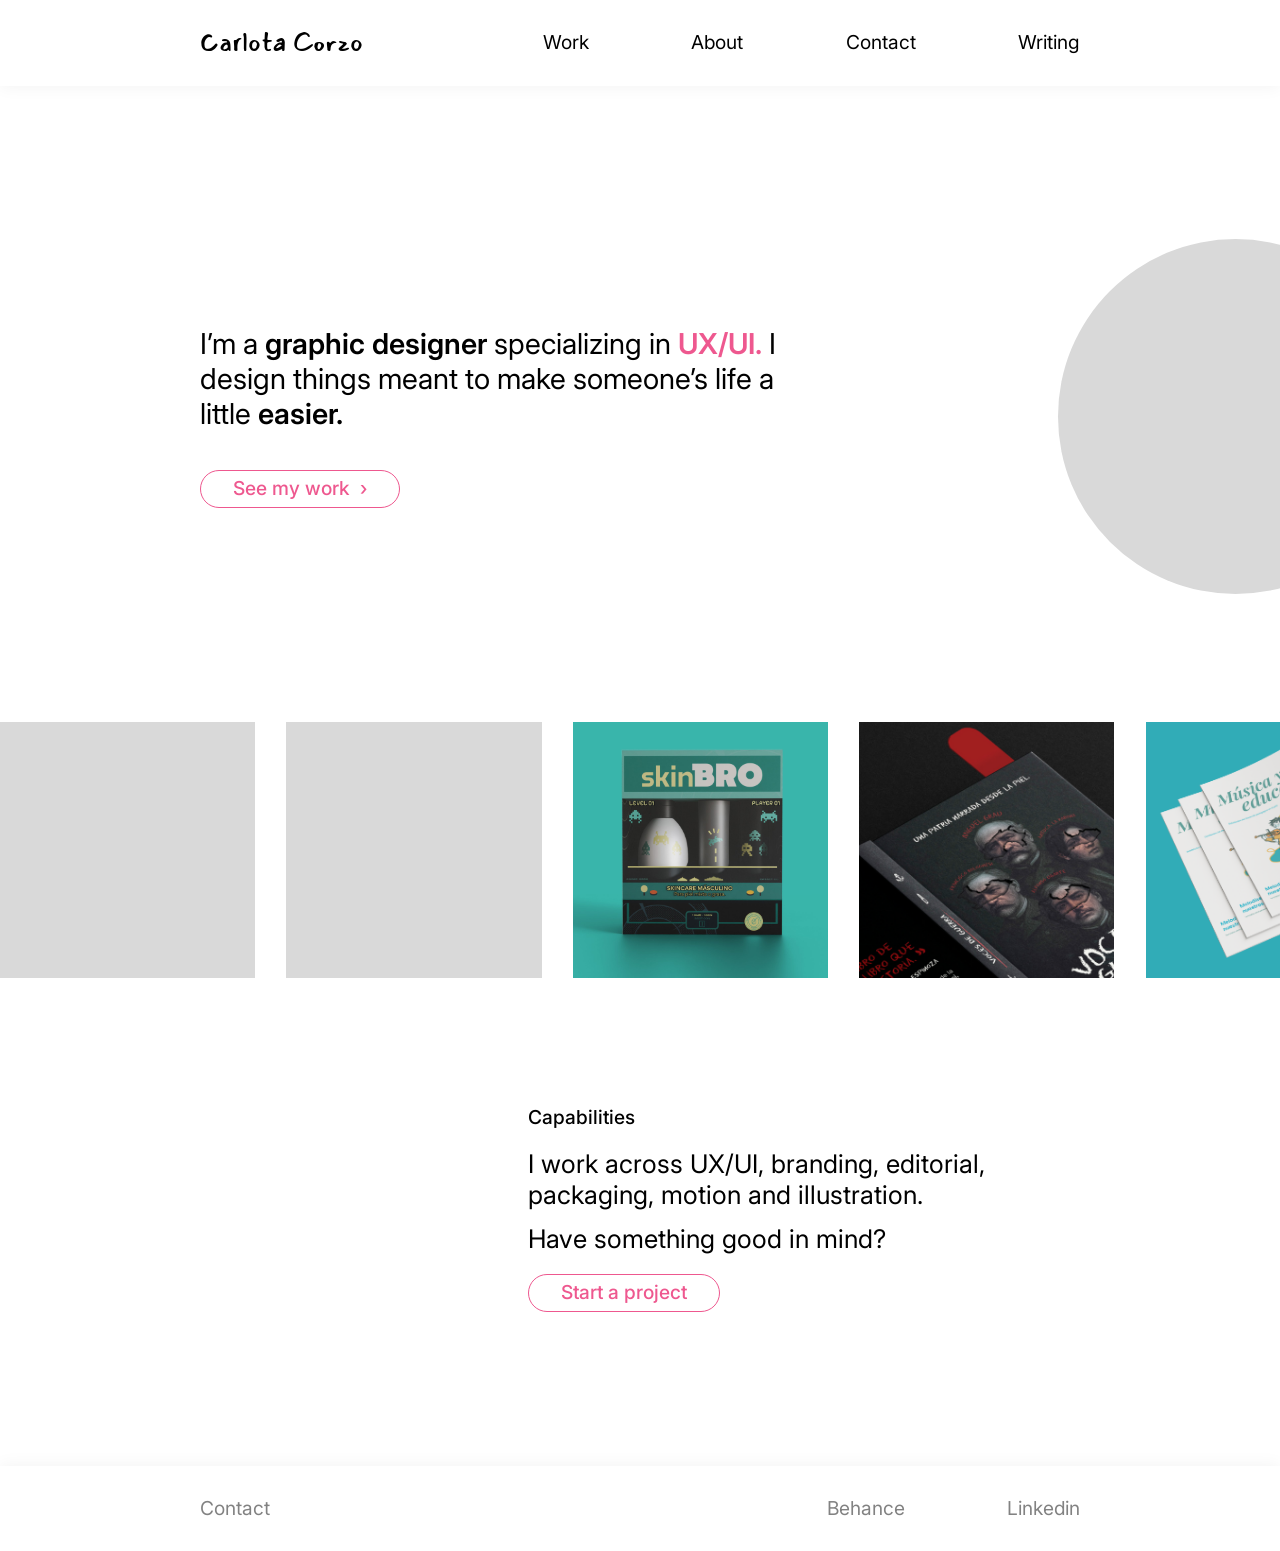
<file: index.html>
<!DOCTYPE html>
<html lang="en">
<head>
  <meta charset="UTF-8">
  <!-- Hace que las tildes y las ñ se vean bien. No la borres. -->

  <meta name="viewport" content="width=device-width, initial-scale=1.0">
  <!-- Hace que el sitio funcione en celular. Tampoco. -->

  <title>Carlota Corzo — Graphic Designer specializing in UX/UI</title>

  <meta name="description" content="Graphic designer specializing in UX/UI, based in Lima, Peru. Branding, editorial, packaging, motion and illustration.">

  <!-- Las tipografías de tu Figma, desde Google Fonts.
       Mansalva para tu nombre, Inter para todo lo demás. -->
  <!-- CÓMO SE VE EL ENLACE AL COMPARTIRLO
       Esto es lo que WhatsApp, LinkedIn, Instagram o Slack leen
       cuando pegas la dirección: el título, la descripción y la
       imagen de la tarjeta. Sin esto sale el link pelado. -->
  <meta property="og:type" content="website">
  <meta property="og:title" content="Carlota Corzo — Graphic Designer specializing in UX/UI">
  <meta property="og:description" content="Graphic designer specializing in UX/UI, based in Lima, Peru. Branding, editorial, packaging, motion and illustration.">
  <meta property="og:url" content="https://carlotacorzo.netlify.app/">
  <meta property="og:image" content="https://carlotacorzo.netlify.app/imagenes/og.jpg">
  <meta name="twitter:card" content="summary_large_image">

  <!-- El iconito de la pestaña -->
  <link rel="icon" href="imagenes/favicon.png">

  <link rel="preconnect" href="https://fonts.googleapis.com">
  <link rel="preconnect" href="https://fonts.gstatic.com" crossorigin>
  <link href="https://fonts.googleapis.com/css2?family=Inter:wght@400;500;600&family=Mansalva&display=swap" rel="stylesheet">

  <link rel="stylesheet" href="css/estilos.css">
</head>

<body>

<div class="pagina">

  <!-- ==========================================================
       NAVEGACIÓN
       Se repite igual en todas las páginas. Lo único que cambia
       es en qué enlace va la clase "activo".
       En la portada no lleva ninguno: el logo hace de Home.
       ========================================================== -->
  <nav class="nav">
    <a href="index.html" class="nav-logo">Carlota Corzo</a>
    <ul class="nav-links">
      <li><a href="work.html">Work</a></li>
      <li><a href="about.html">About</a></li>
      <li><a href="contact.html">Contact</a></li>
      <li><a href="writing.html">Writing</a></li>
    </ul>
  </nav>


  <main class="cuerpo">

    <!-- ==========================================================
         1. HERO
         Texto a la izquierda, círculo a la derecha.
         ========================================================== -->
    <section class="hero">

      <div class="hero-izq">

        <p class="hero-texto">
          I&rsquo;m a <strong>graphic designer</strong> specializing in
          <strong class="acento">UX/UI.</strong>
          I design things meant to make someone&rsquo;s life a little
          <strong>easier.</strong>
        </p>

        <!-- El botón principal de la página. Va acá arriba y no
             abajo porque es lo primero que alguien quiere hacer:
             mirar el trabajo. El de "Start a project" viene
             después, cuando ya lo vio. -->
        <a href="work.html" class="boton">See my work<span class="flecha">&#8250;</span></a>

      </div>
      <!-- <strong> pone la negrita, la clase "acento" pinta de rosa,
           y se pueden combinar, como en UX/UI.

           &rsquo; es el apóstrofe curvo. El de la tecla (') es recto
           y en tipografía se usa para pies y minutos, no para
           contracciones. -->

      <div class="hero-circulo">
        <!-- Cuando elijas la ilustración, descomenta esto:
        <img src="imagenes/ilustracion.png" alt="">
        El alt va vacío a propósito: es decoración, no información.
        -->
      </div>

    </section>


    <!-- ==========================================================
         2. EL MARQUEE
         Los trabajos deslizándose en bucle.

         ⚠️ La lista está escrita DOS VECES, idéntica. Así funciona
         el truco (está explicado en el CSS, bloque 7).
         Si agregas una pieza, agrégala EN LAS DOS COPIAS o el
         bucle salta.
         ========================================================== -->
    <!-- ==========================================================
         EL MARQUEE
         La pista está vacía a propósito: las piezas salen de
         datos/proyectos.json y las arma js/sitio.js, en las dos
         copias que necesita el bucle. Ya no hay que acordarse
         de agregar nada dos veces.
         ========================================================== -->
    <section class="marquee">
      <div class="marquee-pista" id="marquee-pista"></div>
    </section>


    <!-- ==========================================================
         3. CAPABILITIES
         Bloque pegado a la derecha, como en tu Figma.
         ========================================================== -->
    <section class="capacidades">
      <div class="capacidades-bloque">

        <p class="rotulo">Capabilities</p>

        <div>
          <p class="frase-1">
            I work across UX/UI, branding, editorial, packaging,
            motion and illustration.
          </p>
          <p>Have something good in mind?</p>
        </div>

        <a href="contact.html" class="boton">Start a project</a>

      </div>
    </section>

  </main>


  <!-- ==========================================================
       PIE DE PÁGINA
       ========================================================== -->
  <footer class="pie">
    <a href="contact.html">Contact</a>
    <ul class="pie-redes">
      <li><a href="https://www.behance.net/" target="_blank" rel="noopener">Behance</a></li>
      <li><a href="https://www.linkedin.com/" target="_blank" rel="noopener">Linkedin</a></li>
    </ul>
  </footer>
  <!-- target="_blank" abre en pestaña nueva; rel="noopener" va con
       él por seguridad.
       OJO: los dos enlaces están a medias, falta tu usuario. -->

</div>

<script src="js/sitio.js"></script>

</body>
</html>
</file>
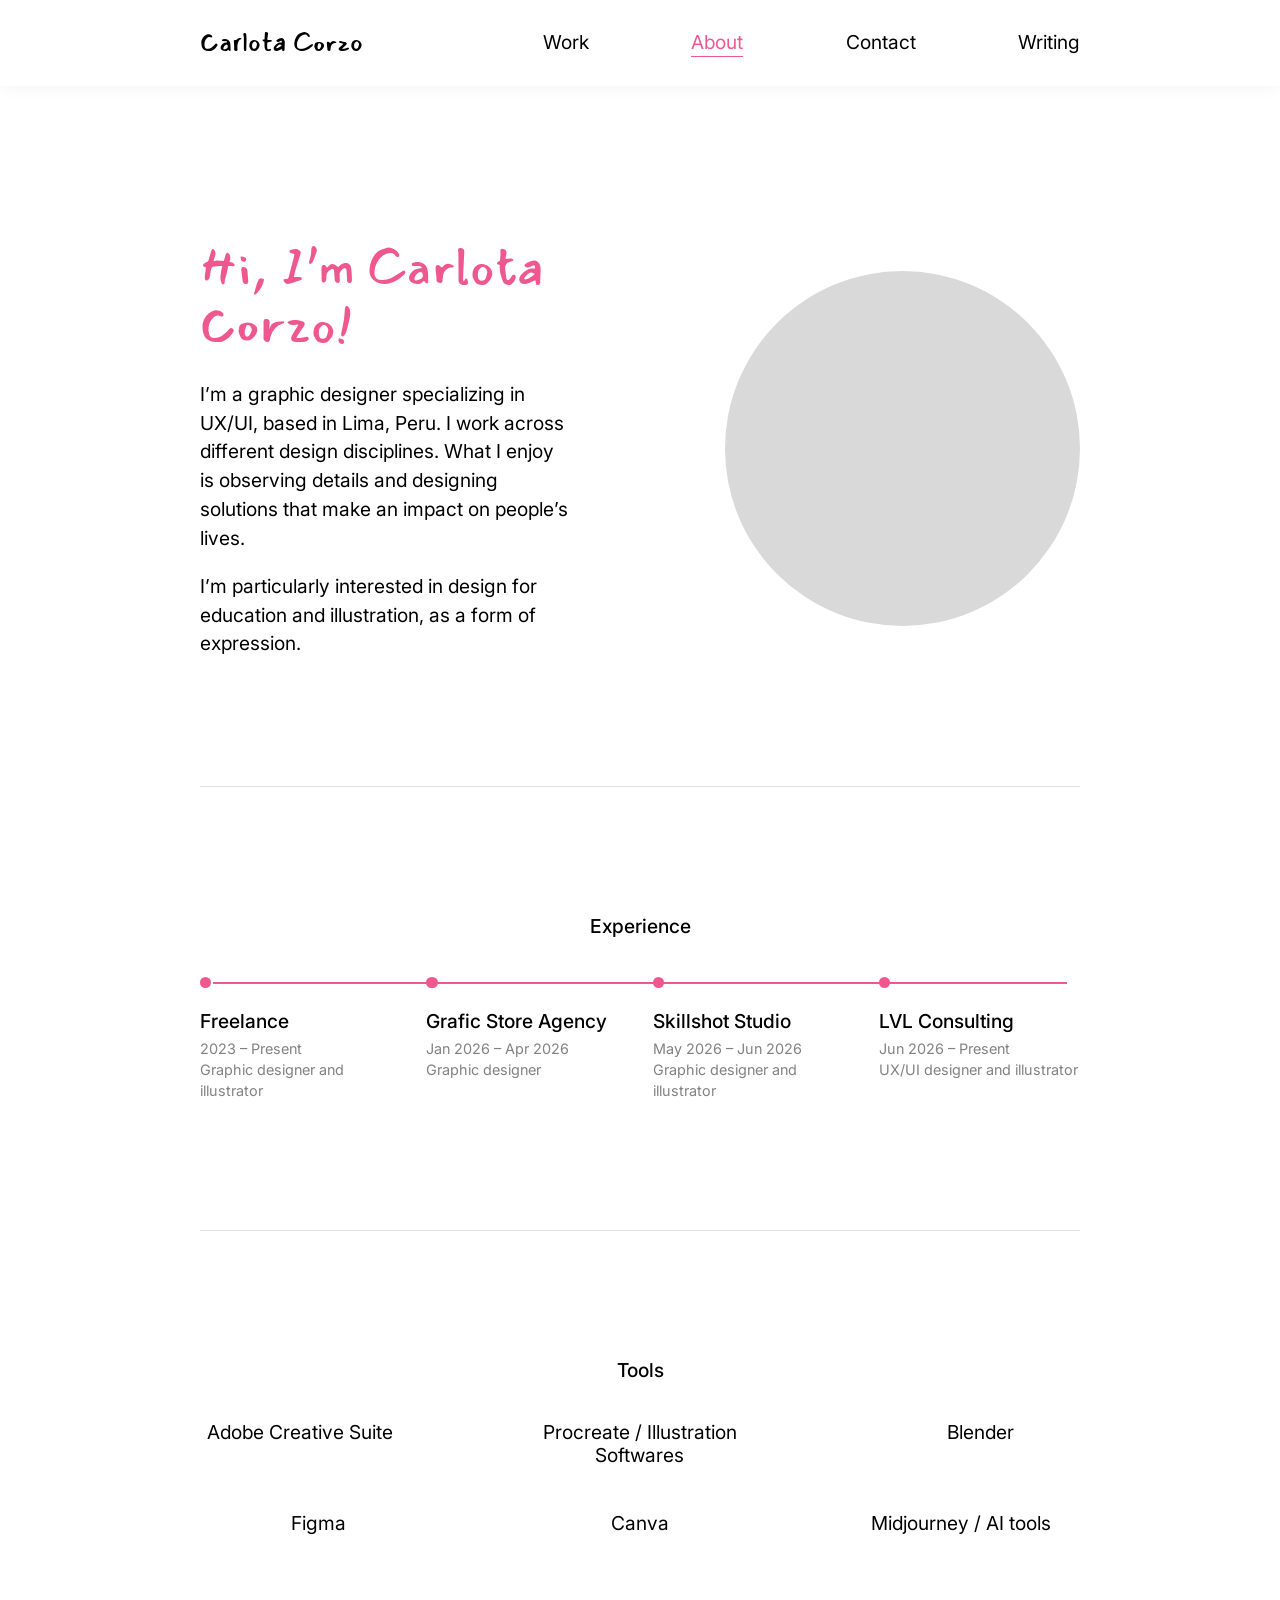
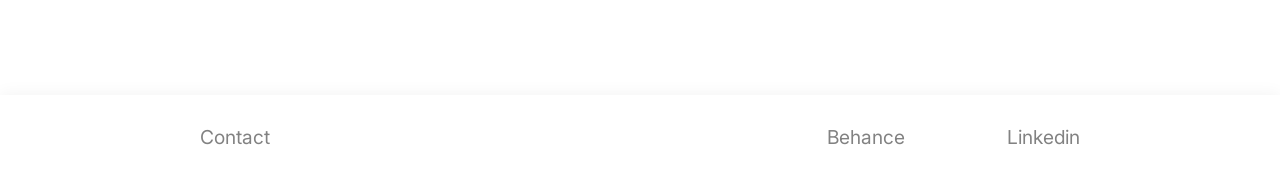
<file: about.html>
<!DOCTYPE html>
<html lang="en">
<head>
  <meta charset="UTF-8">
  <meta name="viewport" content="width=device-width, initial-scale=1.0">

  <title>About — Carlota Corzo</title>
  <meta name="description" content="Carlota Corzo is a graphic designer specializing in UX/UI, based in Lima, Peru. Interested in design for education and illustration.">

  <!-- CÓMO SE VE EL ENLACE AL COMPARTIRLO
       Esto es lo que WhatsApp, LinkedIn, Instagram o Slack leen
       cuando pegas la dirección: el título, la descripción y la
       imagen de la tarjeta. Sin esto sale el link pelado. -->
  <meta property="og:type" content="website">
  <meta property="og:title" content="About — Carlota Corzo">
  <meta property="og:description" content="Graphic designer specializing in UX/UI, based in Lima, Peru. Interested in design for education and illustration.">
  <meta property="og:url" content="https://carlotacorzo.netlify.app/about.html">
  <meta property="og:image" content="https://carlotacorzo.netlify.app/imagenes/og.jpg">
  <meta name="twitter:card" content="summary_large_image">

  <!-- El iconito de la pestaña -->
  <link rel="icon" href="imagenes/favicon.png">

  <link rel="preconnect" href="https://fonts.googleapis.com">
  <link rel="preconnect" href="https://fonts.gstatic.com" crossorigin>
  <link href="https://fonts.googleapis.com/css2?family=Inter:wght@400;500;600&family=Mansalva&display=swap" rel="stylesheet">

  <link rel="stylesheet" href="css/estilos.css">
</head>

<body>

<div class="pagina">

  <!-- ==========================================================
       NAVEGACIÓN
       ========================================================== -->
  <nav class="nav">
    <a href="index.html" class="nav-logo">Carlota Corzo</a>
    <ul class="nav-links">
      <li><a href="work.html">Work</a></li>
      <li><a href="about.html" class="activo">About</a></li>
      <li><a href="contact.html">Contact</a></li>
      <li><a href="writing.html">Writing</a></li>
    </ul>
  </nav>


  <main class="cuerpo">

    <!-- ==========================================================
         1. PRESENTACIÓN
         Texto a la izquierda, tu foto en el círculo de la derecha.
         ========================================================== -->
    <section class="about-intro">

      <div class="about-texto">

        <h1 class="about-saludo">Hi, I&rsquo;m Carlota Corzo!</h1>
        <!-- Es un <h1> y no un <p> por dos razones: es el
             encabezado principal de la página, y además así no
             le aplica la regla ".about-texto p", que es más
             específica que ".about-saludo" y lo achicaba. -->

        <p>
          I&rsquo;m a graphic designer specializing in UX/UI, based in
          Lima, Peru. I work across different design disciplines. What I
          enjoy is observing details and designing solutions that make an
          impact on people&rsquo;s lives.
        </p>

        <p>
          I&rsquo;m particularly interested in design for education and
          illustration, as a form of expression.
        </p>

      </div>

      <div class="about-foto">
        <!-- Cuando elijas la foto, descomenta esto:
        <img src="imagenes/carlota.jpg" alt="Carlota Corzo">
        Acá el alt SÍ lleva texto: es tu retrato, no decoración.
        -->
      </div>

    </section>


    <hr class="separador">


    <!-- ==========================================================
         2. EXPERIENCIA

         ⚠️ El orden va de izquierda a derecha en el sentido del
         tiempo: lo más antiguo primero, lo actual al final. En tu
         Figma estaba al revés, y un eje horizontal se lee como que
         el tiempo avanza hacia la derecha.

         Y está agregado el freelance, que había desaparecido.
         Con él puesto, tres prácticas en un mismo año dejan de
         leerse como rotación.

         Para agregar o quitar un puesto: copia o borra un bloque
         <div class="puesto"> entero. La línea rosa y los puntos
         se reacomodan solos.
         ========================================================== -->
    <section>
      <h2 class="titulo-seccion">Experience</h2>

      <div class="timeline">

        <div class="puesto">
          <div class="puesto-datos">
            <h3>Freelance</h3>
            <span class="fecha">2023 &ndash; Present</span>
            <span class="rol">Graphic designer and illustrator</span>
          </div>
        </div>

        <div class="puesto">
          <div class="puesto-datos">
            <h3>Grafic Store Agency</h3>
            <span class="fecha">Jan 2026 &ndash; Apr 2026</span>
            <span class="rol">Graphic designer</span>
          </div>
        </div>

        <div class="puesto">
          <div class="puesto-datos">
            <h3>Skillshot Studio</h3>
            <span class="fecha">May 2026 &ndash; Jun 2026</span>
            <span class="rol">Graphic designer and illustrator</span>
          </div>
        </div>

        <div class="puesto">
          <div class="puesto-datos">
            <h3>LVL Consulting</h3>
            <span class="fecha">Jun 2026 &ndash; Present</span>
            <span class="rol">UX/UI designer and illustrator</span>
          </div>
        </div>

      </div>
    </section>


    <hr class="separador">


    <!-- ==========================================================
         3. HERRAMIENTAS
         Seis, en dos filas desplazadas entre sí. El zigzag se
         arma desde el CSS, no desde acá: en el HTML son una
         lista normal y corriente.
         ========================================================== -->
    <section>
      <h2 class="titulo-seccion">Tools</h2>

      <ul class="tools">
        <li>Adobe Creative Suite</li>
        <li>Procreate / Illustration Softwares</li>
        <li>Blender</li>
        <li>Figma</li>
        <li>Canva</li>
        <li>Midjourney / AI tools</li>
      </ul>
    </section>

  </main>


  <!-- ==========================================================
       PIE DE PÁGINA
       ========================================================== -->
  <footer class="pie">
    <a href="contact.html">Contact</a>
    <ul class="pie-redes">
      <li><a href="https://www.behance.net/" target="_blank" rel="noopener">Behance</a></li>
      <li><a href="https://www.linkedin.com/" target="_blank" rel="noopener">Linkedin</a></li>
    </ul>
  </footer>

</div>

</body>
</html>
</file>
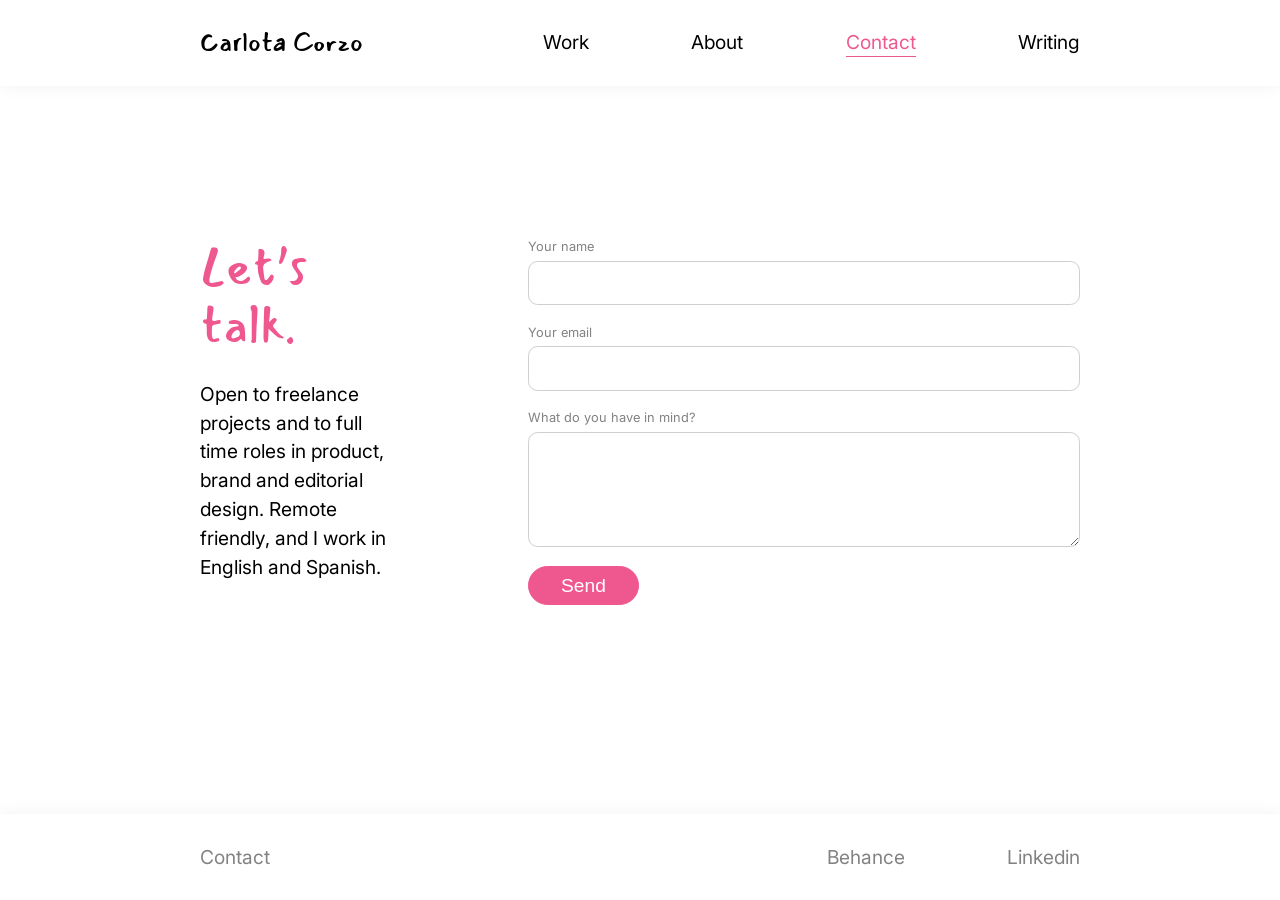
<file: contact.html>
<!DOCTYPE html>
<html lang="en">
<head>
  <meta charset="UTF-8">
  <meta name="viewport" content="width=device-width, initial-scale=1.0">

  <title>Contact — Carlota Corzo</title>
  <meta name="description" content="Get in touch with Carlota Corzo, graphic designer specializing in UX/UI, based in Lima, Peru.">

  <!-- CÓMO SE VE EL ENLACE AL COMPARTIRLO
       Esto es lo que WhatsApp, LinkedIn, Instagram o Slack leen
       cuando pegas la dirección: el título, la descripción y la
       imagen de la tarjeta. Sin esto sale el link pelado. -->
  <meta property="og:type" content="website">
  <meta property="og:title" content="Contact — Carlota Corzo">
  <meta property="og:description" content="Open to freelance projects and to full time roles in product, brand and editorial design.">
  <meta property="og:url" content="https://carlotacorzo.netlify.app/contact.html">
  <meta property="og:image" content="https://carlotacorzo.netlify.app/imagenes/og.jpg">
  <meta name="twitter:card" content="summary_large_image">

  <!-- El iconito de la pestaña -->
  <link rel="icon" href="imagenes/favicon.png">

  <link rel="preconnect" href="https://fonts.googleapis.com">
  <link rel="preconnect" href="https://fonts.gstatic.com" crossorigin>
  <link href="https://fonts.googleapis.com/css2?family=Inter:wght@400;500;600&family=Mansalva&display=swap" rel="stylesheet">

  <link rel="stylesheet" href="css/estilos.css">
</head>

<body>

<div class="pagina">

  <!-- ==========================================================
       NAVEGACIÓN
       ========================================================== -->
  <nav class="nav">
    <a href="index.html" class="nav-logo">Carlota Corzo</a>
    <ul class="nav-links">
      <li><a href="work.html">Work</a></li>
      <li><a href="about.html">About</a></li>
      <li><a href="contact.html" class="activo">Contact</a></li>
      <li><a href="writing.html">Writing</a></li>
    </ul>
  </nav>


  <main class="cuerpo">

    <!-- ==========================================================
         1. TITULAR Y FORMULARIO

         ⚠️ EL FORMULARIO NO FUNCIONA TODAVÍA, y es normal.
         Un formulario necesita algo del otro lado que reciba el
         mensaje y te lo mande al correo. Eso lo pone Netlify
         cuando publiquemos: el atributo data-netlify="true" que
         está abajo es justo lo que se lo pide.

         Mientras el sitio esté en tu computadora, el botón no
         hace nada. En cuanto esté publicado, los mensajes te
         llegan solos. No hay que cambiar nada más.
         ========================================================== -->
    <section class="contacto-intro">

      <div class="contacto-texto">
        <h1 class="contacto-titular">Let&rsquo;s talk.</h1>
        <p>
          Open to freelance projects and to full time roles in product,
          brand and editorial design. Remote friendly, and I work in
          English and Spanish.
        </p>
      </div>

      <!-- action="/gracias.html" es lo que hace que, al enviar,
           se vea tu página de gracias en vez de la genérica de
           Netlify. Es la única línea que las conecta. -->
      <form class="formulario" name="contact" method="POST" data-netlify="true" action="/gracias.html">

        <!-- Este campo escondido es obligatorio para que Netlify
             sepa de qué formulario viene el mensaje. No se ve. -->
        <input type="hidden" name="form-name" value="contact">

        <!-- Cada campo lleva su <label>. El "for" del label y el
             "id" del input tienen que coincidir: eso es lo que
             hace que al tocar el texto se active el campo, y lo
             que permite que un lector de pantalla los relacione. -->
        <div class="campo">
          <label for="nombre">Your name</label>
          <input type="text" id="nombre" name="name" required>
        </div>

        <div class="campo">
          <label for="correo">Your email</label>
          <input type="email" id="correo" name="email" required>
        </div>
        <!-- type="email" hace que el navegador avise si lo que
             escriben no parece un correo, y en celular saca el
             teclado con la arroba. -->

        <div class="campo">
          <label for="mensaje">What do you have in mind?</label>
          <textarea id="mensaje" name="message" required></textarea>
        </div>
        <!-- required = el navegador no deja enviar si está vacío -->

        <button type="submit" class="boton boton-lleno">Send</button>

      </form>

    </section>

  </main>


  <!-- ==========================================================
       PIE DE PÁGINA
       ========================================================== -->
  <footer class="pie">
    <a href="contact.html">Contact</a>
    <ul class="pie-redes">
      <li><a href="https://www.behance.net/" target="_blank" rel="noopener">Behance</a></li>
      <li><a href="https://www.linkedin.com/" target="_blank" rel="noopener">Linkedin</a></li>
    </ul>
  </footer>

</div>

</body>
</html>
</file>
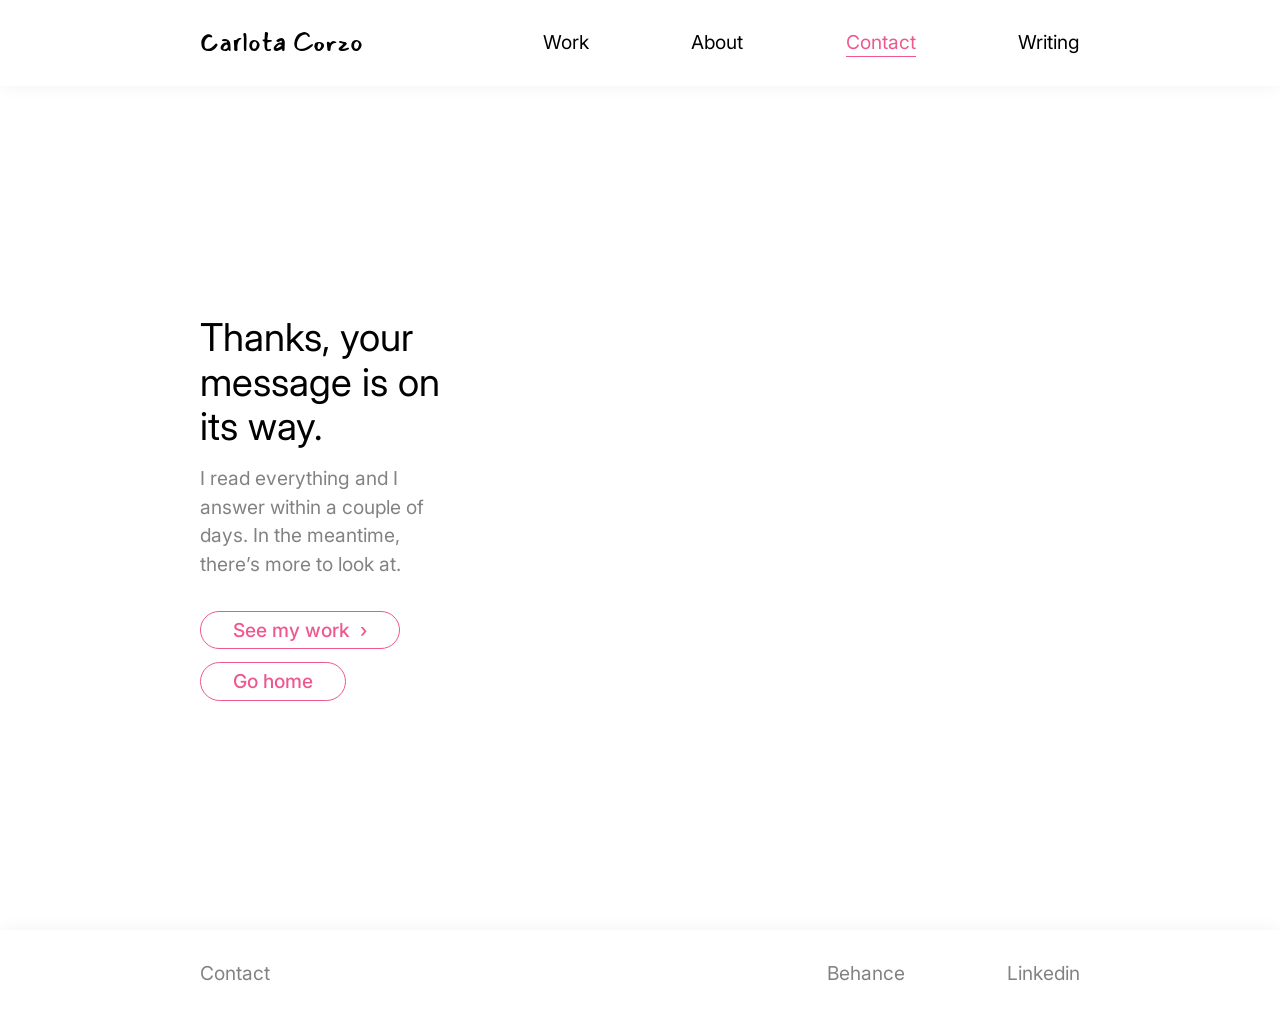
<file: gracias.html>
<!DOCTYPE html>
<html lang="en">
<head>
  <meta charset="UTF-8">
  <meta name="viewport" content="width=device-width, initial-scale=1.0">

  <title>Thanks — Carlota Corzo</title>
  <meta name="description" content="Message sent.">

  <!-- Esta página no debería salir en Google: solo se llega
       a ella después de enviar el formulario -->
  <meta name="robots" content="noindex">

  <link rel="icon" href="imagenes/favicon.png">

  <link rel="preconnect" href="https://fonts.googleapis.com">
  <link rel="preconnect" href="https://fonts.gstatic.com" crossorigin>
  <link href="https://fonts.googleapis.com/css2?family=Inter:wght@400;500;600&family=Mansalva&display=swap" rel="stylesheet">

  <link rel="stylesheet" href="css/estilos.css">
</head>

<body>

<!-- ==============================================================
     LA PÁGINA DE GRACIAS

     Sale después de enviar el formulario de contacto. Antes se
     veía la pantalla genérica de Netlify; ahora se ve la tuya.

     Lo que la conecta es una sola línea en contact.html:
     el atributo action="/gracias.html" del formulario.
     ============================================================== -->

<div class="pagina">

  <nav class="nav">
    <a href="index.html" class="nav-logo">Carlota Corzo</a>
    <ul class="nav-links">
      <li><a href="work.html">Work</a></li>
      <li><a href="about.html">About</a></li>
      <li><a href="contact.html" class="activo">Contact</a></li>
      <li><a href="writing.html">Writing</a></li>
    </ul>
  </nav>

  <main class="cuerpo">
    <section class="mensaje">
      <h1>Thanks, your message is on its way.</h1>
      <p>
        I read everything and I answer within a couple of days.
        In the meantime, there&rsquo;s more to look at.
      </p>
      <div class="mensaje-acciones">
        <a href="work.html" class="boton">See my work<span class="flecha">&#8250;</span></a>
        <a href="index.html" class="boton">Go home</a>
      </div>
    </section>
  </main>

  <footer class="pie">
    <a href="contact.html">Contact</a>
    <ul class="pie-redes">
      <li><a href="https://www.behance.net/" target="_blank" rel="noopener">Behance</a></li>
      <li><a href="https://www.linkedin.com/" target="_blank" rel="noopener">Linkedin</a></li>
    </ul>
  </footer>

</div>

</body>
</html>
</file>
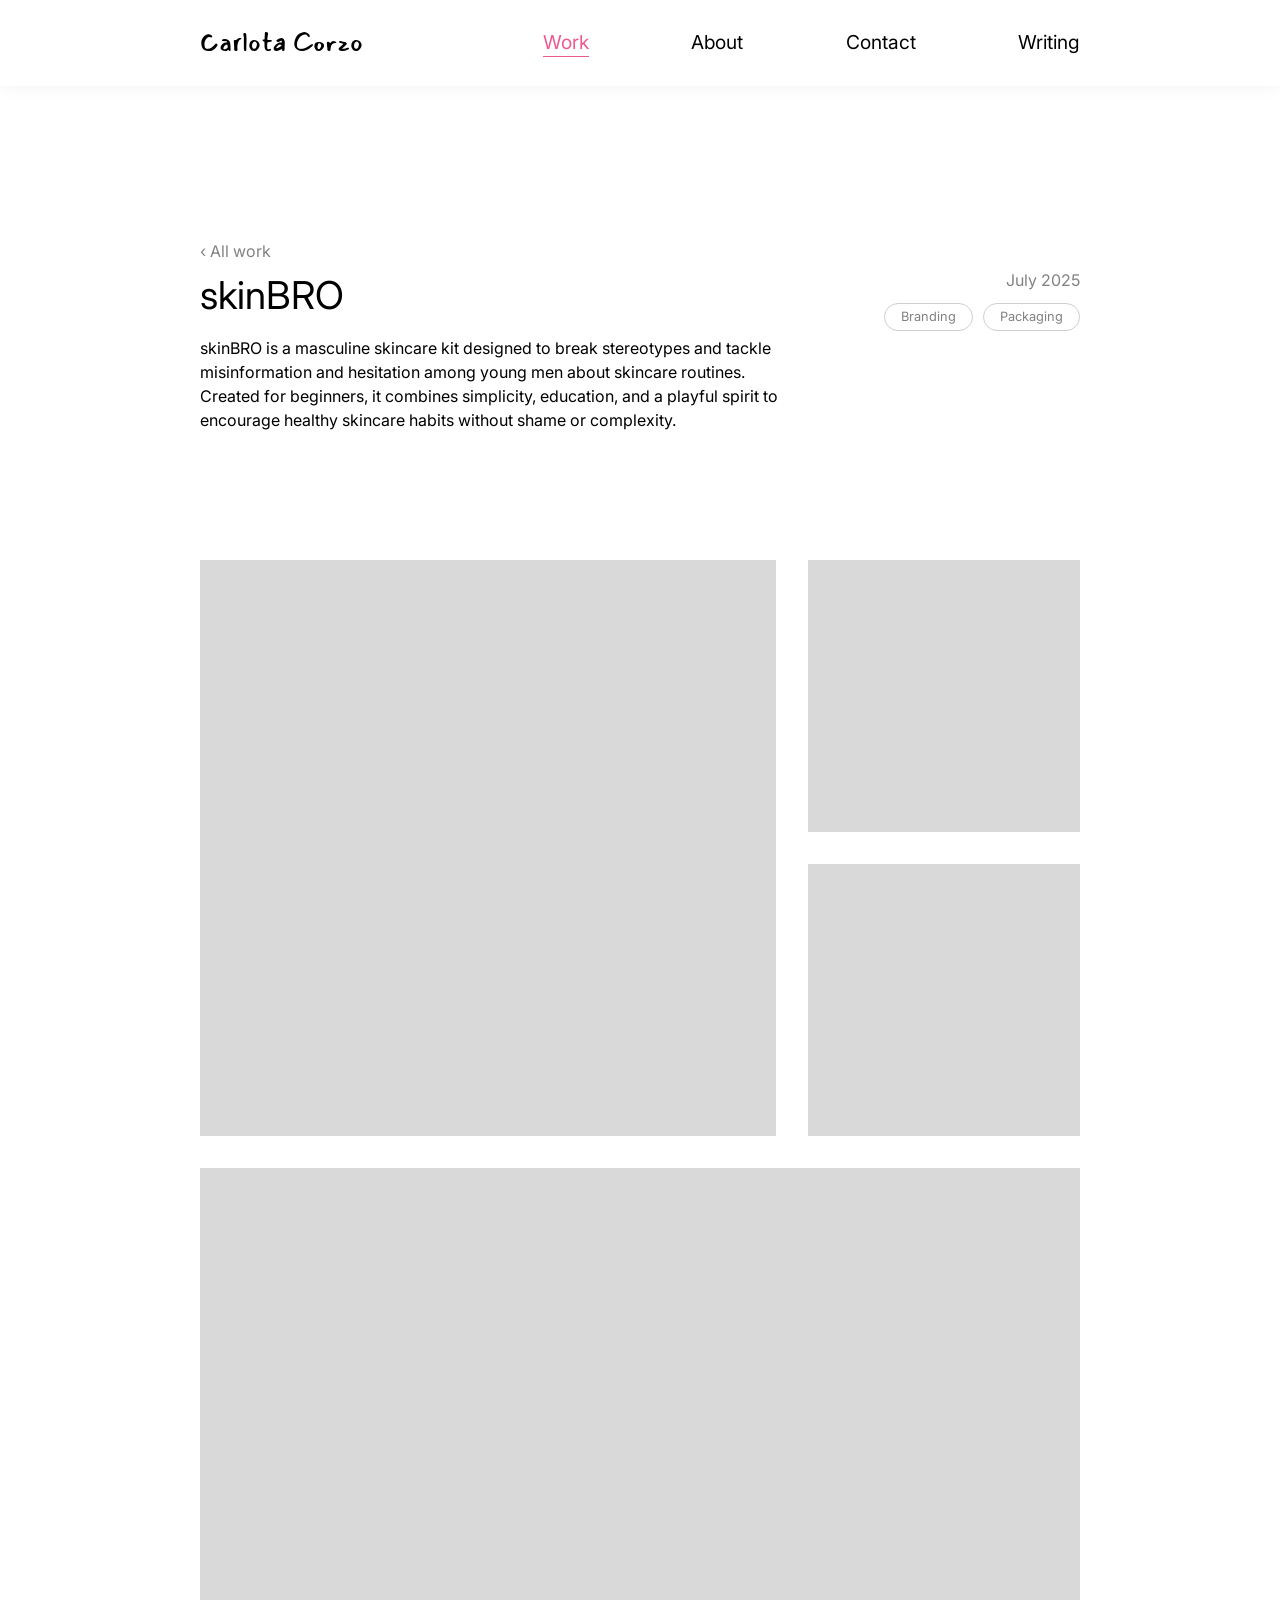
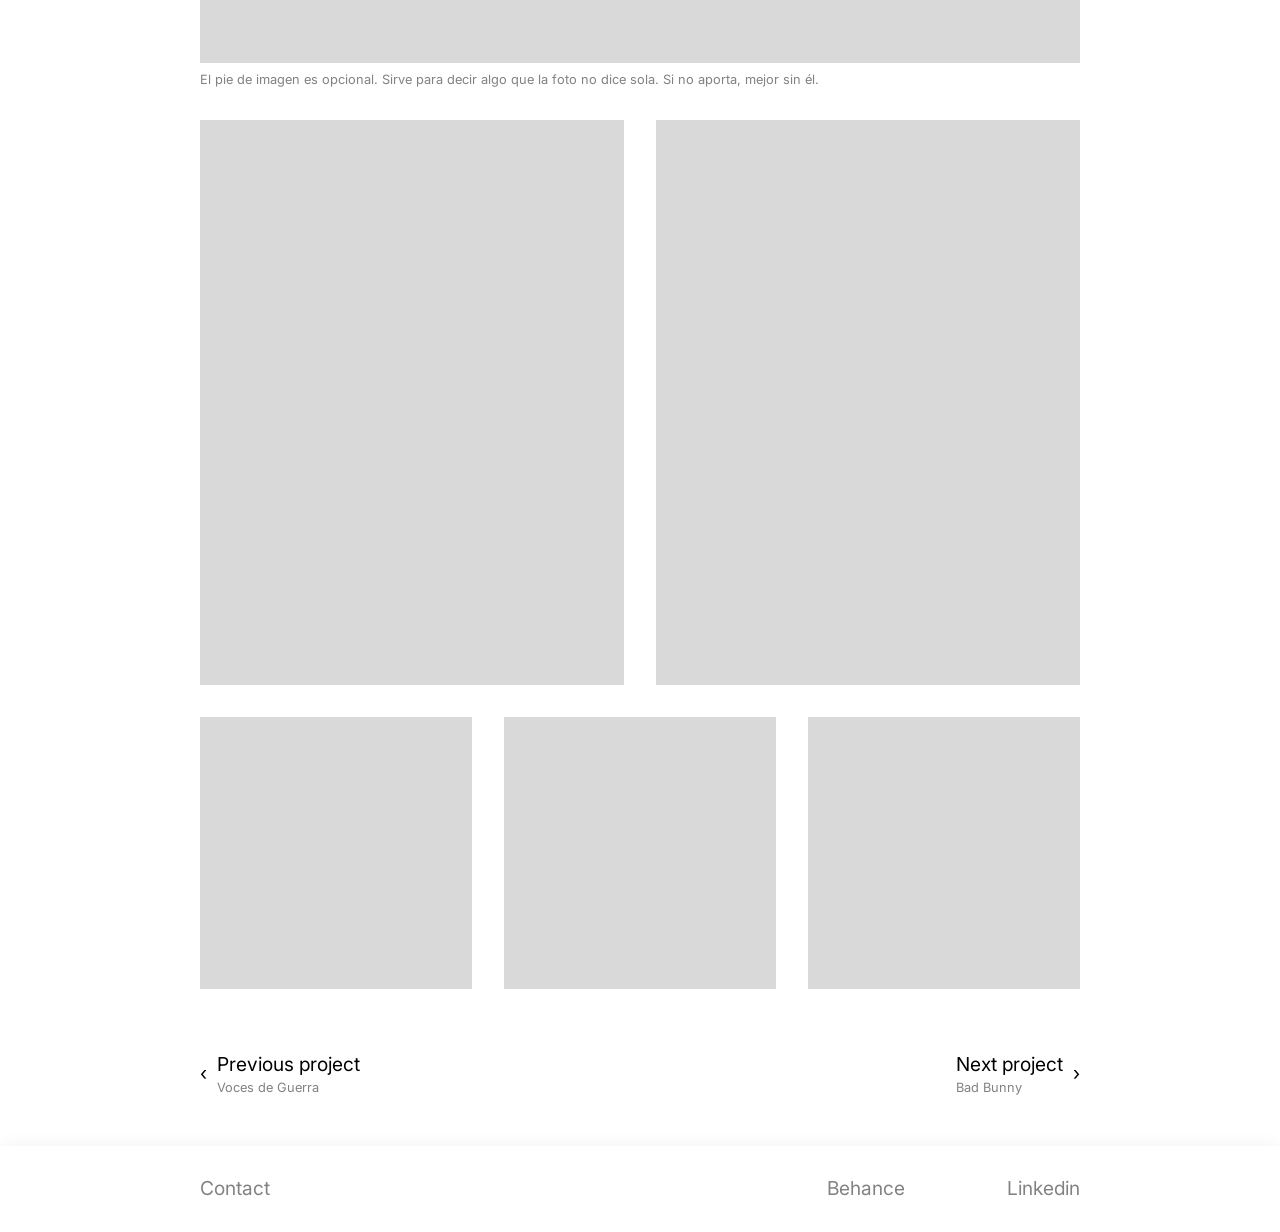
<file: proyecto-skinbro.html>
<!DOCTYPE html>
<html lang="en">
<head>
  <meta charset="UTF-8">
  <meta name="viewport" content="width=device-width, initial-scale=1.0">

  <title>skinBRO — Carlota Corzo</title>
  <meta name="description" content="skinBRO, a masculine skincare kit designed to break stereotypes around skincare for young men. Branding and packaging by Carlota Corzo.">

  <link rel="preconnect" href="https://fonts.googleapis.com">
  <link rel="preconnect" href="https://fonts.gstatic.com" crossorigin>
  <link href="https://fonts.googleapis.com/css2?family=Inter:wght@400;500;600&family=Mansalva&display=swap" rel="stylesheet">

  <link rel="stylesheet" href="css/estilos.css">
</head>

<body>

<!-- ==============================================================
     ESTA PÁGINA ES LA PLANTILLA DE UN PROYECTO.

     Para hacer la de otro:
     1. Duplica este archivo
     2. Renómbralo: proyecto-voces.html, por ejemplo.
        Sin tildes, sin espacios, sin mayúsculas
     3. Cambia el texto y las imágenes
     4. En work.html, pon ese nombre en el href de su tarjeta
     5. Arregla los enlaces de "anterior" y "siguiente" de abajo
     ============================================================== -->

<div class="pagina">

  <!-- ==========================================================
       NAVEGACIÓN
       "Work" queda marcado: estás dentro de un proyecto.
       ========================================================== -->
  <nav class="nav">
    <a href="index.html" class="nav-logo">Carlota Corzo</a>
    <ul class="nav-links">
      <li><a href="work.html" class="activo">Work</a></li>
      <li><a href="about.html">About</a></li>
      <li><a href="contact.html">Contact</a></li>
      <li><a href="writing.html">Writing</a></li>
    </ul>
  </nav>


  <main class="cuerpo">

    <!-- ==========================================================
         1. CABECERA
         Título y descripción a la izquierda; fecha y etiquetas
         a la derecha.
         ========================================================== -->
    <section class="proyecto-cabecera">

      <div>
        <a href="work.html" class="volver">&#8249; All work</a>
        <h1 class="proyecto-titulo-grande">skinBRO</h1>
        <p class="proyecto-descripcion">
          skinBRO is a masculine skincare kit designed to break stereotypes
          and tackle misinformation and hesitation among young men about
          skincare routines. Created for beginners, it combines simplicity,
          education, and a playful spirit to encourage healthy skincare
          habits without shame or complexity.
        </p>
      </div>

      <div class="proyecto-ficha">
        <p class="proyecto-fecha">July 2025</p>
        <ul class="proyecto-tags">
          <li>Branding</li>
          <li>Packaging</li>
        </ul>
      </div>

    </section>


    <!-- ==========================================================
         2. LAS IMÁGENES

         CÓMO FUNCIONA, en corto:
         La página se divide en 12 columnas invisibles. Cada imagen
         dice cuántas ocupa con una clase:

           ancha        → las 12, de lado a lado
           dos-tercios  → 8
           mitad        → 6   (dos por fila)
           un-tercio    → 4   (tres por fila)

         Sin clase, ocupa media. La fila se corta sola al llenarse.
         Puedes mezclar como quieras.

         Las imágenes NO se recortan: cada una conserva su forma.
         Un empaque vertical se ve vertical. Por eso el mosaico
         queda irregular, que es lo que lo hace ver estudio y no
         catálogo.

         Los bloques grises son marcadores de posición. Cuando
         tengas la foto, borra el <div class="hueco-imagen"> y
         descomenta el <img> que está justo encima.
         ========================================================== -->
    <section class="galeria">

      <!-- ---- El patrón de tu referencia: una grande a la
           izquierda y dos apiladas a la derecha.
           La grande ocupa 8 columnas; la columna de la derecha
           es un bloque que contiene las dos chicas. ---- -->

      <figure class="dos-tercios">
        <!-- <img src="imagenes/skinbro-01.jpg" alt="El kit completo de skinBRO"> -->
        <div class="hueco-imagen cuadrado"></div>
      </figure>

      <div class="columna-doble">
        <figure>
          <!-- <img src="imagenes/skinbro-02.jpg" alt="Describe qué se ve"> -->
          <div class="hueco-imagen cuadrado"></div>
        </figure>
        <figure>
          <!-- <img src="imagenes/skinbro-03.jpg" alt="Describe qué se ve"> -->
          <div class="hueco-imagen cuadrado"></div>
        </figure>
      </div>

      <!-- ---- Una a todo el ancho ---- -->
      <figure class="ancha">
        <!-- <img src="imagenes/skinbro-04.jpg" alt="Describe qué se ve"> -->
        <div class="hueco-imagen panorama"></div>
        <figcaption>
          El pie de imagen es opcional. Sirve para decir algo que la
          foto no dice sola. Si no aporta, mejor sin él.
        </figcaption>
      </figure>

      <!-- ---- Dos iguales, una al lado de la otra ---- -->
      <figure class="mitad">
        <!-- <img src="imagenes/skinbro-05.jpg" alt="Describe qué se ve"> -->
        <div class="hueco-imagen vertical"></div>
      </figure>

      <figure class="mitad">
        <!-- <img src="imagenes/skinbro-06.jpg" alt="Describe qué se ve"> -->
        <div class="hueco-imagen vertical"></div>
      </figure>

      <!-- ---- Tres en fila ---- -->
      <figure class="un-tercio">
        <div class="hueco-imagen cuadrado"></div>
      </figure>
      <figure class="un-tercio">
        <div class="hueco-imagen cuadrado"></div>
      </figure>
      <figure class="un-tercio">
        <div class="hueco-imagen cuadrado"></div>
      </figure>

      <!-- ⚠️ Pon el alt en TODAS las imágenes: es lo que escucha
           alguien que usa lector de pantalla y lo que lee Google.
           Una frase describiendo lo que se ve. -->

    </section>


    <!-- ==========================================================
         3. NAVEGACIÓN ENTRE PROYECTOS

         Va antes del pie. Evita que el caso termine en un callejón
         sin salida: el que llegó hasta abajo quiere ver otro.

         En cada proyecto hay que cambiar a mano a dónde apuntan
         estos dos. Si es el primero, borra el bloque de anterior
         y deja el <div class="vacio"> en su lugar.
         ========================================================== -->
    <nav class="nav-proyectos">

      <a href="#">
        <span>&#8249;</span>
        <span>
          Previous project
          <span class="nombre">Voces de Guerra</span>
        </span>
      </a>

      <a href="#">
        <span>
          Next project
          <span class="nombre">Bad Bunny</span>
        </span>
        <span>&#8250;</span>
      </a>

    </nav>

  </main>


  <!-- ==========================================================
       PIE DE PÁGINA
       ========================================================== -->
  <footer class="pie">
    <a href="contact.html">Contact</a>
    <ul class="pie-redes">
      <li><a href="https://www.behance.net/" target="_blank" rel="noopener">Behance</a></li>
      <li><a href="https://www.linkedin.com/" target="_blank" rel="noopener">Linkedin</a></li>
    </ul>
  </footer>

</div>

</body>
</html>
</file>
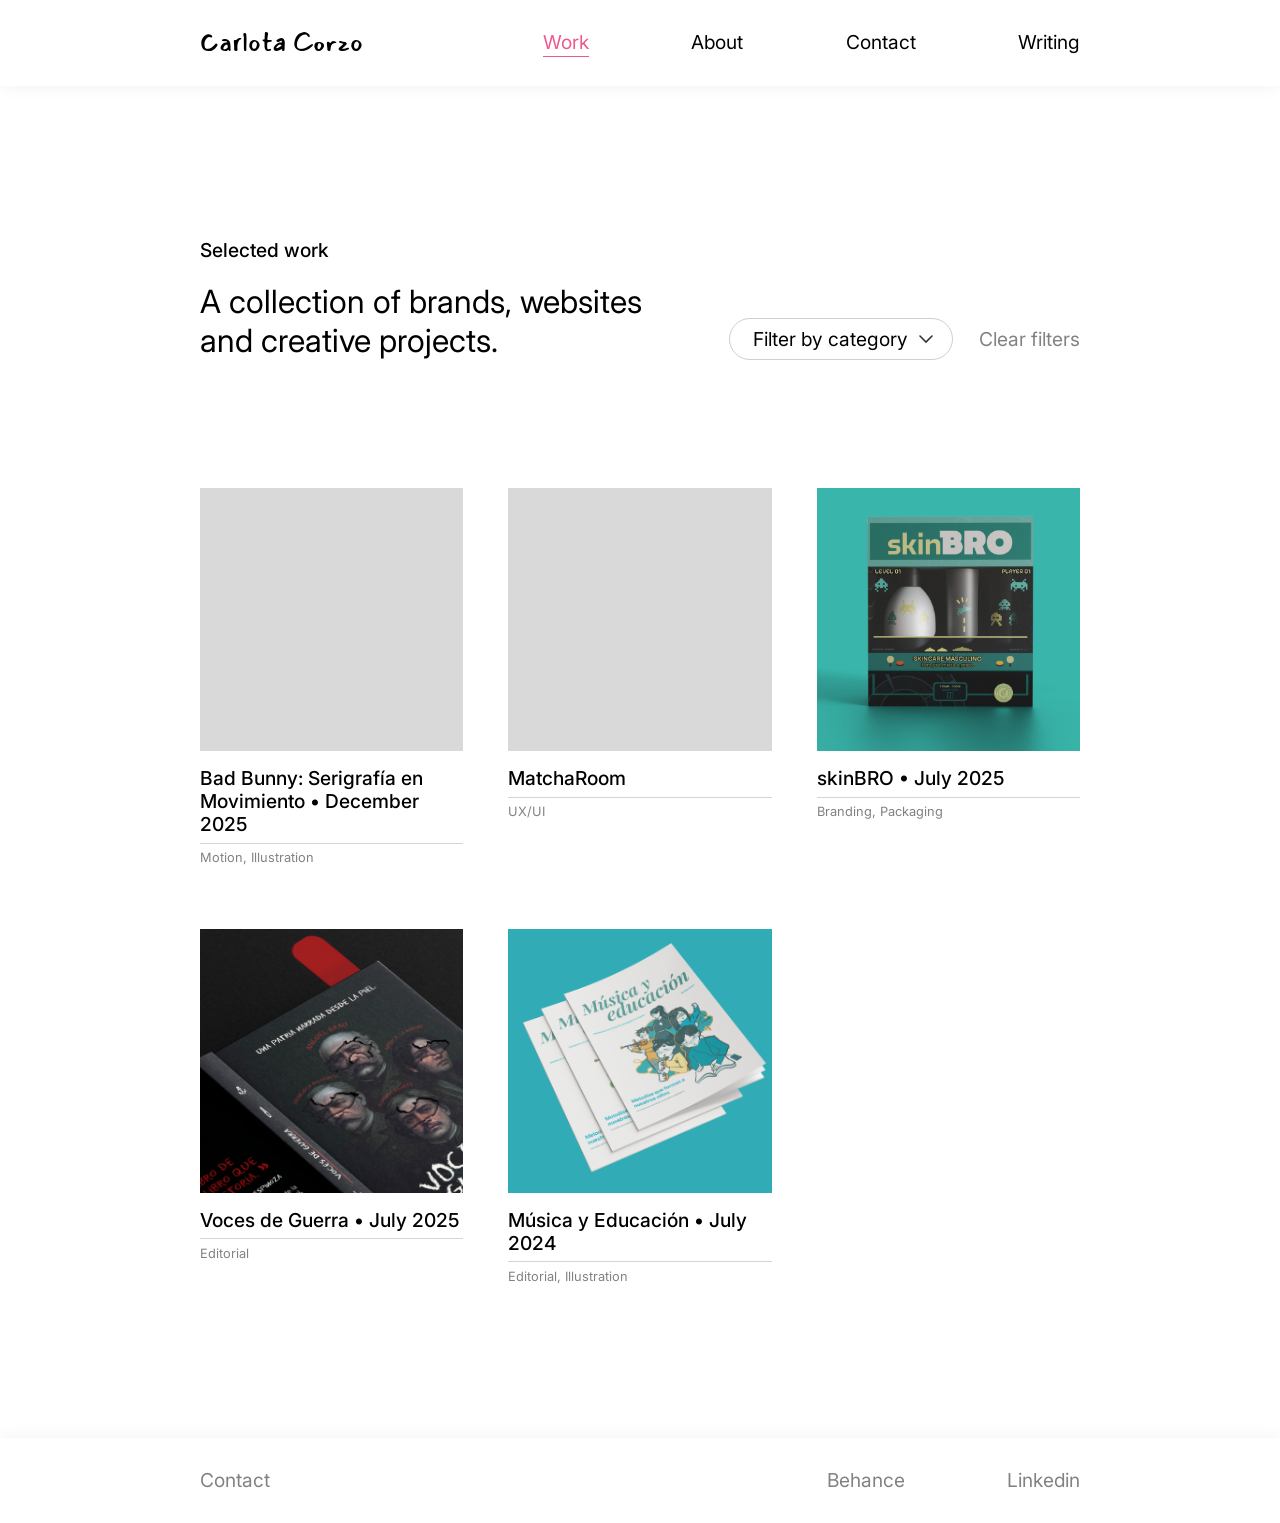
<file: work.html>
<!DOCTYPE html>
<html lang="en">
<head>
  <meta charset="UTF-8">
  <meta name="viewport" content="width=device-width, initial-scale=1.0">

  <title>Work — Carlota Corzo</title>
  <meta name="description" content="Selected work by Carlota Corzo: branding, editorial, packaging, motion, illustration and UX/UI.">

  <!-- CÓMO SE VE EL ENLACE AL COMPARTIRLO
       Esto es lo que WhatsApp, LinkedIn, Instagram o Slack leen
       cuando pegas la dirección: el título, la descripción y la
       imagen de la tarjeta. Sin esto sale el link pelado. -->
  <meta property="og:type" content="website">
  <meta property="og:title" content="Work — Carlota Corzo">
  <meta property="og:description" content="A collection of brands, websites and creative projects.">
  <meta property="og:url" content="https://carlotacorzo.netlify.app/work.html">
  <meta property="og:image" content="https://carlotacorzo.netlify.app/imagenes/og.jpg">
  <meta name="twitter:card" content="summary_large_image">

  <!-- El iconito de la pestaña -->
  <link rel="icon" href="imagenes/favicon.png">

  <link rel="preconnect" href="https://fonts.googleapis.com">
  <link rel="preconnect" href="https://fonts.gstatic.com" crossorigin>
  <link href="https://fonts.googleapis.com/css2?family=Inter:wght@400;500;600&family=Mansalva&display=swap" rel="stylesheet">

  <link rel="stylesheet" href="css/estilos.css">
</head>

<body>

<div class="pagina">

  <nav class="nav">
    <a href="index.html" class="nav-logo">Carlota Corzo</a>
    <ul class="nav-links">
      <li><a href="work.html" class="activo">Work</a></li>
      <li><a href="about.html">About</a></li>
      <li><a href="contact.html">Contact</a></li>
      <li><a href="writing.html">Writing</a></li>
    </ul>
  </nav>


  <main class="cuerpo">

    <section class="work-cabecera">

      <div>
        <p class="rotulo">Selected work</p>
        <h1 class="work-titular">
          A collection of brands, websites and creative projects.
        </h1>
      </div>

      <div class="filtros">

        <!-- El desplegable va dentro de una caja: el borde y la
             flechita son de la caja, no del select. Está
             explicado en el CSS, en el bloque W2. -->
        <div class="filtro-caja" id="filtro-caja">
          <select class="filtro-select" id="filtro" aria-label="Filter by category">
            <option value="">Filter by category</option>
            <option value="uxui">UX/UI</option>
            <option value="branding">Branding</option>
            <option value="editorial">Editorial</option>
            <option value="packaging">Packaging</option>
            <option value="motion">Motion</option>
            <option value="illustration">Illustration</option>
          </select>
        </div>

        <button class="limpiar" id="limpiar" type="button">Clear filters</button>
      </div>

    </section>


    <!-- ==========================================================
         LA GRILLA

         Está vacía a propósito. Las tarjetas ya NO se escriben
         acá: salen de datos/proyectos.json y las arma js/sitio.js
         cuando la página carga.

         Para agregar, editar, reordenar u ocultar un proyecto,
         ahora se usa el panel. Nunca más hay que tocar este
         archivo.
         ========================================================== -->
    <section class="grilla" id="grilla"></section>

  </main>


  <footer class="pie">
    <a href="contact.html">Contact</a>
    <ul class="pie-redes">
      <li><a href="https://www.behance.net/" target="_blank" rel="noopener">Behance</a></li>
      <li><a href="https://www.linkedin.com/" target="_blank" rel="noopener">Linkedin</a></li>
    </ul>
  </footer>

</div>

<script src="js/sitio.js"></script>

</body>
</html>
</file>
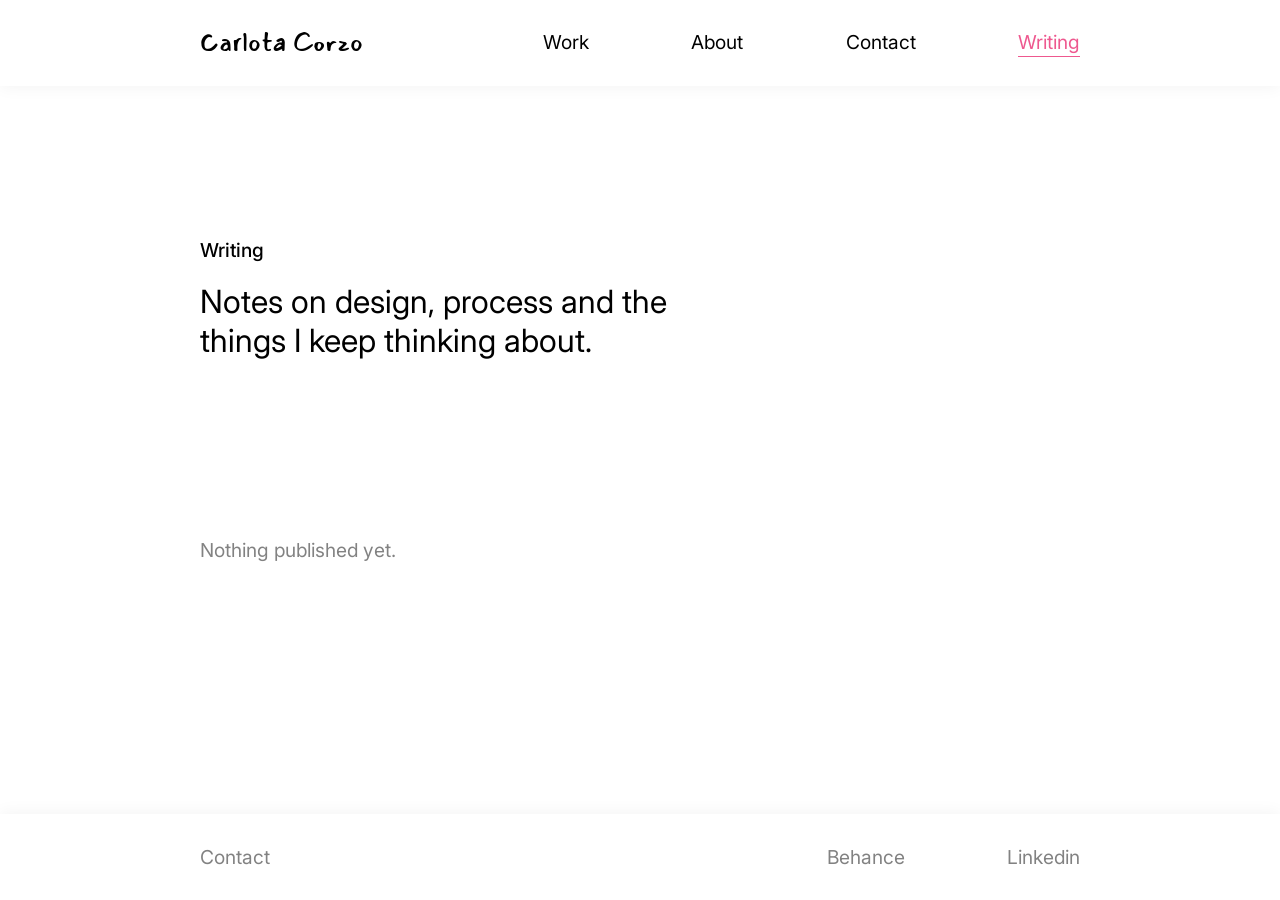
<file: writing.html>
<!DOCTYPE html>
<html lang="en">
<head>
  <meta charset="UTF-8">
  <meta name="viewport" content="width=device-width, initial-scale=1.0">

  <title>Writing — Carlota Corzo</title>
  <meta name="description" content="Notes on design, process and education, by Carlota Corzo.">

  <!-- CÓMO SE VE EL ENLACE AL COMPARTIRLO
       Esto es lo que WhatsApp, LinkedIn, Instagram o Slack leen
       cuando pegas la dirección: el título, la descripción y la
       imagen de la tarjeta. Sin esto sale el link pelado. -->
  <meta property="og:type" content="website">
  <meta property="og:title" content="Writing — Carlota Corzo">
  <meta property="og:description" content="Notes on design, process and the things I keep thinking about.">
  <meta property="og:url" content="https://carlotacorzo.netlify.app/writing.html">
  <meta property="og:image" content="https://carlotacorzo.netlify.app/imagenes/og.jpg">
  <meta name="twitter:card" content="summary_large_image">

  <!-- El iconito de la pestaña -->
  <link rel="icon" href="imagenes/favicon.png">

  <link rel="preconnect" href="https://fonts.googleapis.com">
  <link rel="preconnect" href="https://fonts.gstatic.com" crossorigin>
  <link href="https://fonts.googleapis.com/css2?family=Inter:wght@400;500;600&family=Mansalva&display=swap" rel="stylesheet">

  <link rel="stylesheet" href="css/estilos.css">
</head>

<body>

<div class="pagina">

  <!-- ==========================================================
       NAVEGACIÓN
       ========================================================== -->
  <nav class="nav">
    <a href="index.html" class="nav-logo">Carlota Corzo</a>
    <ul class="nav-links">
      <li><a href="work.html">Work</a></li>
      <li><a href="about.html">About</a></li>
      <li><a href="contact.html">Contact</a></li>
      <li><a href="writing.html" class="activo">Writing</a></li>
    </ul>
  </nav>


  <main class="cuerpo">

    <!-- ==========================================================
         1. CABECERA
         Mismo molde que Work: rótulo chiquito y titular largo.
         Acá no hay filtro, porque con pocos textos no hace falta.
         ========================================================== -->
    <section class="work-cabecera">
      <div>
        <p class="rotulo">Writing</p>
        <h1 class="work-titular">
          Notes on design, process and the things I keep thinking about.
        </h1>
      </div>
    </section>


    <!-- Vacío a propósito: las entradas salen de
         datos/writing.json y las arma js/sitio.js -->
    <section class="writing" id="writing"></section>

  </main>


  <!-- ==========================================================
       PIE DE PÁGINA
       ========================================================== -->
  <footer class="pie">
    <a href="contact.html">Contact</a>
    <ul class="pie-redes">
      <li><a href="https://www.behance.net/" target="_blank" rel="noopener">Behance</a></li>
      <li><a href="https://www.linkedin.com/" target="_blank" rel="noopener">Linkedin</a></li>
    </ul>
  </footer>

</div>

<script src="js/sitio.js"></script>

</body>
</html>
</file>
<file: css/estilos.css>
/* ============================================================
   PORTAFOLIO DE CARLOTA CORZO
   Todas las medidas vienen de tu Figma (frame de 1875px).

   Índice:
     1. La escala        cómo el diseño se adapta a cada pantalla
     2. Variables        colores y medidas
     3. Reseteo
     4. Base
     5. Navegación
     6. Hero
     7. Marquee          el carrusel infinito
     8. Capabilities
     9. Botón
    10. Pie de página
    11. Tablet y celular
    12. Menos movimiento
   ============================================================ */


/* ------------------------------------------------------------
   1. LA ESCALA
   Esto es lo que hace que tu diseño se vea igual en cualquier
   pantalla, y vale la pena entenderlo porque es lo que resuelve
   el problema de "en Figma se ve distinto".

   Diseñaste a 1875px. Casi ninguna pantalla tiene 1875px.
   Hay dos maneras de resolverlo:

   a) Medidas fijas: 36px son 36px siempre. En una pantalla de
      1400 el texto ocupa proporcionalmente más y tu composición
      se rompe.

   b) Medidas proporcionales: todo se achica junto, manteniendo
      las proporciones exactas. Es lo que hace Figma cuando te
      muestra el canvas al 75%.

   Elegimos la (b). El truco: en vez de escribir "36px" en cada
   regla, escribimos "2.25rem". Un "rem" es el tamaño base de la
   página, y acá ese tamaño base no es fijo: es un porcentaje
   del ancho de la ventana.

     16 / 1875 × 100 = 0.8533vw

   Entonces a 1875px de ancho, 1rem = 16px y todo mide lo de tu
   Figma. A 1400px, 1rem = 11.9px y todo mide un 75%, con las
   mismas proporciones.

   El clamp() le pone techo y piso: no crece más allá de tu
   diseño y no se achica hasta volverse ilegible.
   ------------------------------------------------------------ */
/* ⬇️ ESTA LÍNEA CONTROLA EL TAMAÑO DE TODO EL SITIO.

   El Figma está hecho a 16. Acá va 9.6, que es el 60%, porque
   es el tamaño que elegiste mirándolo en pantalla.

   Sube o baja ese número y cambia TODO junto, sin deformar nada:
   textos, círculo, cuadros del carrusel, separaciones, botón.
     16    = tu Figma a tamaño real
     12.8  = 80%, lo que elegiste
     11.2  = 70%
     9.6   = 60%                                                  */
html {
  font-size: 12.8px;
}

/* La tabla de conversión, por si quieres tocar algo:
     8px  = 0.5rem        80px  = 5rem
    10px  = 0.625rem     107px  = 6.6875rem
    16px  = 1rem         128px  = 8rem
    24px  = 1.5rem       160px  = 10rem
    32px  = 2rem         192px  = 12rem
    36px  = 2.25rem      319px  = 19.9375rem
    39px  = 2.4375rem    323px  = 20.1875rem
    40px  = 2.5rem       444px  = 27.75rem
    44px  = 2.75rem      690px  = 43.125rem
    48px  = 3rem         749px  = 46.8125rem
   Para convertir: el valor en px dividido 16. */


/* ------------------------------------------------------------
   2. VARIABLES
   ------------------------------------------------------------ */
:root {
  --tinta:  #000000;   /* Figma: negro puro en los textos */
  --papel:  #FFFFFF;
  --gris:   #828282;   /* Figma: los textos del pie */
  --hueco:  #D9D9D9;   /* Figma: los espacios sin imagen */
  --rosa:   #EE588F;   /* Figma: el acento */

  --ancho:  117.1875rem;  /* 1875px, tu frame */

  /* El aire a los lados. Lo elegiste mirándolo en pantalla.
     En tu Figma eran 80px, pero a pantalla completa quedaba
     demasiado pegado a los bordes. Va en px fijos a propósito:
     así no cambia cuando cambias el tamaño del sitio.
     El carrusel NO lo usa: sus piezas tocan el borde. */
  --margen: 200px;
  --sombra: 0 0.0625rem 1.25rem rgba(0, 0, 0, 0.05);  /* la de nav y pie */
}


/* ------------------------------------------------------------
   3. RESETEO
   ------------------------------------------------------------ */
* {
  margin: 0;
  padding: 0;
  box-sizing: border-box;
}

html { scroll-behavior: smooth; }


/* ------------------------------------------------------------
   4. BASE
   ------------------------------------------------------------ */
body {
  font-family: 'Inter', -apple-system, system-ui, sans-serif;
  font-size: 1.5rem;       /* 24px, que es tu tamaño de texto base */
  line-height: 1.2083;     /* 29/24, el interlineado de tu Figma */
  color: var(--tinta);
  background: var(--papel);
  -webkit-font-smoothing: antialiased;
}

a {
  color: inherit;
  text-decoration: none;
}

/* La página entera, apilada. El gap de 192px es el del
   Frame 36 de tu Figma, el que separa nav, contenido y pie. */
/* La página ocupa todo el ancho de la ventana, sin franjas
   blancas a los lados. Los tamaños son los de tu Figma al 60%,
   pero la maquetación se estira a la pantalla que haya. */
.pagina {
  display: flex;
  flex-direction: column;
  gap: 12rem;              /* 192px */
  width: 100%;
  min-height: 100vh;       /* al menos tan alta como la ventana */
}

/* El cuerpo crece para ocupar lo que sobre, y así el pie queda
   pegado abajo aunque la página tenga poco contenido. Sin esto,
   en Contact el pie quedaba a media pantalla con un hueco
   blanco debajo. */
.cuerpo { flex: 1; }


/* ------------------------------------------------------------
   5. NAVEGACIÓN
   Figma, Frame 2: 1875×107, padding 24px 80px, sombra suave.
   ------------------------------------------------------------ */
.nav {
  display: flex;
  justify-content: space-between;
  align-items: center;
  height: 6.6875rem;       /* 107px */
  padding: 1.5rem var(--margen);   /* 24px 80px */
  background: var(--papel);
  box-shadow: var(--sombra);
  position: sticky;
  top: 0;
  z-index: 100;
}

/* El logo. Siempre lleva al home, en todas las páginas. */
.nav-logo {
  font-family: 'Mansalva', cursive;
  font-weight: 400;
  font-size: 2rem;         /* 32px */
  line-height: 2.1875rem;  /* 35px */
}

.nav-links {
  display: flex;
  align-items: center;
  gap: 8rem;               /* 128px */
  list-style: none;
}

.nav-links a {
  font-size: 1.5rem;       /* 24px */
  line-height: 1.8125rem;  /* 29px */
  transition: color 0.18s;
}

.nav-links a:hover { color: var(--rosa); }

/* .activo marca la página en la que estás */
.nav-links a.activo { color: var(--rosa); }


/* ------------------------------------------------------------
   EL CUERPO
   Figma, Frame 19: las tres secciones con 160px entre ellas.
   ------------------------------------------------------------ */
.cuerpo {
  display: flex;
  flex-direction: column;
  gap: 10rem;              /* 160px */
}


/* ------------------------------------------------------------
   6. HERO
   Figma, Frame 16: alto 444, padding lateral 80, gap 323,
   contenido centrado.
   ------------------------------------------------------------ */
/* El texto a la izquierda y el círculo a la derecha, separados
   por todo el ancho disponible. En tu Figma iban centrados con
   323px entre medio, pero eso era a 1875 justos; en una pantalla
   más ancha quedarían los dos apiñados en el medio. */
.hero {
  display: flex;
  justify-content: space-between;
  align-items: center;
  gap: 20.1875rem;         /* 323px, el mínimo entre los dos */
  height: 27.75rem;        /* 444px */
  padding: 0 var(--margen);
}

/* La columna izquierda: la frase y, debajo, el botón */
.hero-izq {
  display: flex;
  flex-direction: column;
  align-items: flex-start;   /* el botón no se estira */
  gap: 3rem;
  flex-shrink: 0;
}

.hero-texto {
  width: 46.8125rem;       /* 749px, es lo que decide dónde corta */
  font-size: 2.25rem;      /* 36px */
  line-height: 2.75rem;    /* 44px */
}

/* La negrita y el rosa van por dentro del párrafo */
.hero-texto strong { font-weight: 600; }
.acento { color: var(--rosa); }

/* El círculo donde irá tu ilustración */
.hero-circulo {
  width: 27.75rem;         /* 444px */
  height: 27.75rem;
  flex-shrink: 0;
  border-radius: 50%;
  background: var(--hueco);
  overflow: hidden;
}

.hero-circulo img {
  width: 100%;
  height: 100%;
  object-fit: cover;       /* llena sin deformarse */
}


/* ------------------------------------------------------------
   7. EL MARQUEE
   Figma, Frame 17: piezas de 319×319, separadas 39px, sin
   padding lateral (tocan los bordes de la pantalla).

   Cómo funciona el bucle:
   1. La fila está escrita DOS VECES, idéntica
   2. La animación mueve la pista la mitad de su ancho total
   3. Al llegar vuelve al inicio de golpe, y como la segunda
      copia es igual a la primera, el salto cae donde la imagen
      es la misma y el ojo no lo nota

   Por eso la separación va con margin-right y no con gap: con
   gap, la última pieza no lleva separación y la cuenta del 50%
   se desajusta un poco, lo justo para que el salto se vea.
   ------------------------------------------------------------ */
.marquee {
  height: 19.9375rem;      /* 319px */
  overflow: hidden;
}

.marquee-pista {
  display: flex;
  width: max-content;
  animation: desliza 60s linear infinite;
}

/* Sube el 60s para que vaya más lento, bájalo para más rápido */

@keyframes desliza {
  from { transform: translateX(0); }
  to   { transform: translateX(-50%); }
}

/* Se pausa al pasar el mouse, para poder mirar una pieza */
.marquee:hover .marquee-pista { animation-play-state: paused; }

/* Cada pieza es un enlace: al hacer clic lleva a su proyecto.
   Antes eran bloques muertos y nada avisaba que se podía. */
.marquee-item {
  display: block;
  width: 19.9375rem;       /* 319px */
  height: 19.9375rem;
  margin-right: 2.4375rem; /* 39px */
  flex-shrink: 0;
  background: var(--hueco);
  overflow: hidden;
  transition: opacity 0.25s;
}

.marquee-item:hover { opacity: 0.8; }

.marquee-item img {
  width: 100%;
  height: 100%;
  object-fit: cover;
}


/* ------------------------------------------------------------
   8. CAPABILITIES
   Figma, Frame 18: alto 258, padding lateral 80, el bloque
   pegado a la derecha. Frame 6: ancho 690, gap 24 entre partes.
   ------------------------------------------------------------ */
.capacidades {
  display: flex;
  justify-content: flex-end;   /* pegado a la derecha */
  align-items: center;
  height: 16.125rem;           /* 258px */
  padding: 0 var(--margen);
}

.capacidades-bloque {
  display: flex;
  flex-direction: column;
  align-items: flex-start;
  gap: 1.5rem;                 /* 24px */
  width: 43.125rem;            /* 690px */
}

/* El rótulo */
.rotulo {
  font-weight: 500;
  font-size: 1.5rem;           /* 24px */
  line-height: 1.8125rem;      /* 29px */
}

/* :not(.rotulo) excluye al rótulo de esta regla. Sin eso,
   ".capacidades p" le ganaba a ".rotulo" por ser más
   específica y los dos salían del mismo tamaño. */
.capacidades p:not(.rotulo) {
  font-size: 2rem;             /* 32px */
  line-height: 2.4375rem;      /* 39px */
}

/* La separación entre las dos frases, dentro del mismo bloque */
.capacidades .frase-1 { margin-bottom: 1rem; }  /* 16px */


/* ------------------------------------------------------------
   9. BOTÓN
   Figma, Frame 5: 247×48, padding 8px 40px, borde 1.5 rosa,
   radio 40.
   ------------------------------------------------------------ */
.boton {
  display: inline-flex;
  justify-content: center;
  align-items: center;
  height: 3rem;                /* 48px */
  padding: 0.5rem 2.5rem;      /* 8px 40px */
  border: 1.5px solid var(--rosa);
  border-radius: 2.5rem;       /* 40px */
  color: var(--rosa);
  font-weight: 500;
  font-size: 1.5rem;           /* 24px */
  line-height: 1.8125rem;      /* 29px */
  white-space: nowrap;         /* que el texto no se parta */
  transition: background 0.18s, color 0.18s;
}

.boton:hover {
  background: var(--rosa);
  color: var(--papel);
}

/* La flechita que va dentro de algunos botones. Se separa un
   poco al pasar el mouse, el mismo gesto que el navegador de
   proyectos y la flecha de volver. */
.boton .flecha {
  display: inline-block;
  margin-left: 0.75rem;
  transition: margin-left 0.18s;
}

.boton:hover .flecha { margin-left: 1.25rem; }


/* ------------------------------------------------------------
   10. PIE DE PÁGINA
   Figma, Frame 3: idéntico a la nav, con los textos en gris.
   ------------------------------------------------------------ */
.pie {
  display: flex;
  justify-content: space-between;
  align-items: center;
  height: 6.6875rem;           /* 107px */
  padding: 1.5rem var(--margen);
  background: var(--papel);
  color: var(--gris);

  /* La sombra va hacia ARRIBA, al revés que la de la nav.
     Una sombra siempre se proyecta hacia el contenido que está
     al otro lado: la nav la tira hacia abajo, el pie hacia
     arriba. Con la misma de la nav quedaba una franja gris
     colgando debajo del pie. */
  box-shadow: 0 -0.0625rem 1.25rem rgba(0, 0, 0, 0.05);
}

.pie a {
  font-size: 1.5rem;
  line-height: 1.8125rem;
  transition: color 0.18s;
}

.pie a:hover { color: var(--rosa); }

.pie-redes {
  display: flex;
  align-items: center;
  gap: 8rem;                   /* 128px */
  list-style: none;
}


/* ============================================================
   LA PÁGINA WORK
   ============================================================ */


/* ------------------------------------------------------------
   W1. LA CABECERA
   El rótulo y el titular a la izquierda; el filtro a la derecha.
   ------------------------------------------------------------ */
.work-cabecera {
  display: flex;
  justify-content: space-between;
  align-items: flex-end;   /* alineados por abajo, no por arriba */
  gap: 5rem;
  padding: 0 var(--margen);
}

.work-titular {
  margin-top: 1.5rem;      /* 24px */
  max-width: 37rem;        /* fuerza el corte en dos líneas */
  font-size: 2.5rem;       /* 40px */
  line-height: 1.22;
  font-weight: 400;        /* el titular NO va en negrita */
}


/* ------------------------------------------------------------
   W2. LOS CONTROLES DEL FILTRO
   ------------------------------------------------------------ */
.filtros {
  display: flex;
  align-items: center;
  gap: 2rem;
  flex-shrink: 0;          /* que no se aplasten */
}

/* EL DESPLEGABLE, que son dos elementos y no uno.

   ⚠️ Por qué: los navegadores tratan los <select> con reglas
   propias y no sueltan el control del borde, por más que uno
   se lo pida. Está comprobado en este sitio: el texto cambiaba
   de color y el borde no.

   La solución, que es la que usan todos los sistemas de diseño:
   el borde, el redondeo y la flechita van en una CAJA alrededor,
   y el <select> va transparente y sin borde por dentro. Así el
   aspecto lo controlamos nosotros y el navegador solo se ocupa
   de abrir la lista. */
.filtro-caja {
  position: relative;
  display: inline-block;
  border: 1px solid #CFCFCF;
  border-radius: 2.5rem;   /* la cápsula */
  background: var(--papel);
  transition: border-color 0.18s;
}

.filtro-caja:hover { border-color: var(--rosa); }

/* Cuando hay un filtro puesto, el control se pone rosa.
   La clase la agrega el JavaScript. */
.filtro-caja.activo { border-color: var(--rosa); }

.filtro-caja.activo .filtro-select { color: var(--rosa); }

/* La flechita, dibujada con un SVG dentro del propio CSS.
   Va en la caja y no en el select, y pointer-events: none hace
   que los clics la atraviesen y lleguen al desplegable. */
.filtro-caja::after {
  content: "";
  position: absolute;
  right: 1.5rem;
  top: 50%;
  width: 14px;
  height: 9px;
  margin-top: -4px;
  pointer-events: none;
  background: no-repeat center/contain
    url("data:image/svg+xml;utf8,<svg xmlns='http://www.w3.org/2000/svg' width='14' height='9' viewBox='0 0 14 9' fill='none'><path d='M1 1L7 7L13 1' stroke='%23333' stroke-width='1.6' stroke-linecap='round'/></svg>");
}

.filtro-select {
  appearance: none;
  -webkit-appearance: none;
  font-family: inherit;
  font-size: 1.5rem;       /* 24px */
  color: var(--tinta);
  background: transparent;
  border: none;
  outline: none;
  padding: 0.6rem 3.5rem 0.6rem 1.75rem;  /* el hueco de la derecha es para la flecha */
  cursor: pointer;
  transition: color 0.18s;
}

/* "Clear filters" es un botón, no un enlace: ejecuta una acción
   en la página, no lleva a otro lado. Pero se ve como texto. */
.limpiar {
  font-family: inherit;
  font-size: 1.5rem;
  color: var(--gris);
  background: none;
  border: none;
  cursor: pointer;
  transition: color 0.18s;
}

.limpiar:hover { color: var(--rosa); }


/* ------------------------------------------------------------
   W3. LA GRILLA DE PROYECTOS
   Tres columnas. Es la parte que más vas a tocar.
   ------------------------------------------------------------ */
.grilla {
  display: grid;
  grid-template-columns: repeat(3, 1fr);
  gap: 5rem 3.5rem;        /* 80px entre filas, 56px entre columnas */
  padding: 0 var(--margen);
}

.pieza {
  display: block;
}

/* Cuando una pieza no pasa el filtro, el JavaScript le pone
   esta clase y desaparece de la grilla. Las demás se reacomodan
   solas, que es la gracia de usar grid. */
.pieza.oculta { display: none; }

.pieza-imagen {
  aspect-ratio: 1 / 1;     /* siempre cuadrada */
  background: var(--hueco);
  overflow: hidden;
  margin-bottom: 1.25rem;
  transition: opacity 0.25s;
}

.pieza:hover .pieza-imagen { opacity: 0.82; }

.pieza-imagen img {
  width: 100%;
  height: 100%;
  object-fit: cover;       /* llena sin deformarse */
}

.pieza-titulo {
  font-size: 1.5rem;       /* 24px */
  font-weight: 500;
  line-height: 1.2;
  padding-bottom: 0.5rem;
  border-bottom: 1px solid #D5D5D5;   /* la línea fina de tu Figma */
}

.pieza-tags {
  margin-top: 0.5rem;
  font-size: 1rem;         /* 16px */
  color: var(--gris);
}

/* El aviso que aparece si el filtro no encuentra nada */
.sin-resultados {
  grid-column: 1 / -1;     /* ocupa las tres columnas */
  padding: 4rem 0;
  font-size: 1.5rem;
  color: var(--gris);
}


/* ============================================================
   LA PÁGINA ABOUT
   ============================================================ */


/* ------------------------------------------------------------
   A1. EL BLOQUE DE PRESENTACIÓN
   Misma estructura que el hero de la portada: texto a la
   izquierda, círculo a la derecha. Acá el círculo es tu foto.
   ------------------------------------------------------------ */
.about-intro {
  display: flex;
  justify-content: space-between;
  align-items: center;
  gap: 12rem;
  padding: 0 var(--margen);
}

.about-texto {
  max-width: 46.8125rem;   /* 749px, el mismo ancho del hero */
}

/* El saludo va entero en Mansalva y en rosa, de un solo tamaño.
   Es una frase cerrada, no el arranque de la que sigue, y por
   eso lleva el espacio de un párrafo completo debajo. */
/* ⚠️ Esta regla la comparte con el "Let's talk." de Contact.
   Son los dos saludos grandes del sitio y tienen que verse
   igual, así que se declaran juntos a propósito: por separado
   se desincronizaron una vez y cada uno acabó con un tamaño
   distinto en pantalla angosta. */
.about-saludo,
.contacto-titular {
  font-family: 'Mansalva', cursive;
  font-size: 3.90625rem;   /* 50px, lo elegiste a ojo */
  font-weight: 400;
  line-height: 1.15;
  margin-bottom: 2rem;
  color: var(--rosa);
}

.about-texto p {
  font-size: 1.5rem;       /* 24px */
  line-height: 1.5;
  margin-bottom: 1.5rem;
}

.about-texto p:last-child { margin-bottom: 0; }

/* El círculo de la foto */
.about-foto {
  width: 27.75rem;         /* 444px, igual que el de la portada */
  height: 27.75rem;
  flex-shrink: 0;
  border-radius: 50%;
  background: var(--hueco);
  overflow: hidden;
}

.about-foto img {
  width: 100%;
  height: 100%;
  object-fit: cover;
}


/* ------------------------------------------------------------
   A2. LAS LÍNEAS SEPARADORAS Y LOS TÍTULOS DE SECCIÓN
   ------------------------------------------------------------ */
.separador {
  height: 1px;
  background: #E0E0E0;
  border: none;
  margin: 0 var(--margen);
}

.titulo-seccion {
  text-align: center;
  font-size: 1.5rem;       /* 24px */
  font-weight: 500;
  margin-bottom: 3rem;
}


/* ------------------------------------------------------------
   A3. LA LÍNEA DE TIEMPO

   Va de izquierda a derecha en el sentido del tiempo: lo más
   antiguo a la izquierda, lo actual a la derecha. En tu Figma
   estaba al revés, y un eje horizontal se lee como que el tiempo
   avanza hacia la derecha.

   La línea rosa es un pseudo-elemento: un trocito de decoración
   que se dibuja desde el CSS, sin tener que ponerlo en el HTML.
   ------------------------------------------------------------ */
.timeline {
  position: relative;
  display: grid;
  grid-auto-flow: column;        /* los puestos, en fila */
  grid-auto-columns: 1fr;        /* todos del mismo ancho */
  padding: 0 var(--margen);
  gap: 2rem;
}

/* La línea horizontal que los une */
.timeline::before {
  content: "";
  position: absolute;
  top: 0.4375rem;                /* a la altura del centro de los puntos */
  left: calc(var(--margen) + 1rem);
  right: calc(var(--margen) + 1rem);
  height: 1.5px;
  background: var(--rosa);
}

.puesto { position: relative; }

/* El puntito rosa de cada puesto */
.puesto::before {
  content: "";
  position: absolute;
  top: 0;
  left: 0;
  width: 0.875rem;
  height: 0.875rem;
  border-radius: 50%;
  background: var(--rosa);
}

.puesto-datos {
  padding-top: 2.5rem;           /* deja aire debajo del punto */
  border-top: 1px solid transparent;
}

.puesto h3 {
  font-size: 1.5rem;             /* 24px */
  font-weight: 500;
  margin-bottom: 0.5rem;
}

.puesto .fecha,
.puesto .rol {
  display: block;
  font-size: 1.125rem;           /* 18px */
  color: var(--gris);
  line-height: 1.45;
}


/* ------------------------------------------------------------
   A4. LAS HERRAMIENTAS
   Seis, en dos filas, desplazadas entre sí para que no se lean
   como una tabla. Es el zigzag de tu Figma.
   ------------------------------------------------------------ */
.tools {
  display: grid;
  grid-template-columns: repeat(3, 1fr);
  gap: 2rem;
  padding: 0 var(--margen);
  text-align: center;
  font-size: 1.5rem;             /* 24px */
}

/* El desplazamiento que arma el zigzag. Sube o baja estos
   valores para abrirlo o cerrarlo. */
.tools li:nth-child(1) { transform: translateX(-3rem); }
.tools li:nth-child(3) { transform: translateX(3rem); }
.tools li:nth-child(4) { transform: translate(-1.5rem, 1.5rem); }
.tools li:nth-child(5) { transform: translateY(1.5rem); }
.tools li:nth-child(6) { transform: translate(1.5rem, 1.5rem); }

.tools { list-style: none; padding-bottom: 2rem; }


/* ============================================================
   LA PÁGINA CONTACT
   ============================================================ */


/* ------------------------------------------------------------
   C1. EL BLOQUE DE ARRIBA
   Titular y bajada a la izquierda, formulario a la derecha.
   ------------------------------------------------------------ */
.contacto-intro {
  display: flex;
  justify-content: space-between;
  align-items: flex-start;
  gap: 10rem;
  padding: 0 var(--margen);
}

.contacto-texto { max-width: 37rem; }

.contacto-texto p {
  font-size: 1.5rem;       /* 24px */
  line-height: 1.5;
}


/* ------------------------------------------------------------
   C2. EL FORMULARIO
   ------------------------------------------------------------ */
.formulario {
  width: 43.125rem;        /* 690px, el mismo ancho de Capabilities */
  flex-shrink: 0;
  display: flex;
  flex-direction: column;
  gap: 1.5rem;
}

.campo {
  display: flex;
  flex-direction: column;
  gap: 0.5rem;
}

.campo label {
  font-size: 1rem;         /* 16px */
  color: var(--gris);
}

/* Los campos de texto. font: inherit es importante: sin eso,
   los navegadores les ponen su propia tipografía y quedan
   distintos al resto del sitio. */
.campo input,
.campo textarea {
  font: inherit;
  font-size: 1.25rem;      /* 20px */
  color: var(--tinta);
  background: var(--papel);
  border: 1px solid #CFCFCF;
  border-radius: 0.75rem;
  padding: 0.9rem 1.25rem;
  transition: border-color 0.18s;
}

.campo textarea {
  resize: vertical;        /* se puede agrandar a lo alto, no a lo ancho */
  min-height: 9rem;
}

/* :focus es cuando el campo está seleccionado. outline: none
   apaga el recuadro feo del navegador, pero SOLO porque lo
   reemplazamos por el borde rosa: nunca hay que quitarlo sin
   poner otra señal, o quien navega con teclado se pierde. */
.campo input:focus,
.campo textarea:focus {
  outline: none;
  border-color: var(--rosa);
}

/* El botón de enviar. Es el mismo de la portada pero relleno,
   porque acá es la acción principal de la página. */
.boton-lleno {
  align-self: flex-start;
  border: 1.5px solid var(--rosa);
  background: var(--rosa);
  color: var(--papel);
}

.boton-lleno:hover {
  background: var(--papel);
  color: var(--rosa);
}


/* ------------------------------------------------------------
   C3. LA LISTA DE ENLACES
   Filas anchas separadas por líneas finas. Es el mismo recurso
   que usan las tarjetas de Work y los puestos de About.
   ------------------------------------------------------------ */
.enlaces {
  list-style: none;
  padding: 0 var(--margen);
}

.enlaces li { border-top: 1px solid #E0E0E0; }

.enlaces li:last-child { border-bottom: 1px solid #E0E0E0; }

.enlaces a {
  display: flex;
  justify-content: space-between;
  align-items: baseline;
  gap: 2rem;
  padding: 1.75rem 0;
  font-size: 2rem;         /* 32px */
  transition: padding-left 0.22s, color 0.22s;
}

/* Al pasar el mouse, el renglón se corre hacia adentro */
.enlaces a:hover {
  padding-left: 1.5rem;
  color: var(--rosa);
}

.enlaces .dato {
  font-size: 1.5rem;       /* 24px */
  color: var(--gris);
}

.enlaces a:hover .dato { color: var(--rosa); }


/* ============================================================
   LA PÁGINA WRITING
   ============================================================ */


/* ------------------------------------------------------------
   W-1. LA LISTA DE TEXTOS

   A diferencia de Work, acá NO hay grilla de tarjetas. Un texto
   no se elige por cómo se ve: se elige leyendo el título. Por
   eso es una lista en una sola columna, angosta, igual que un
   índice de revista.
   ------------------------------------------------------------ */
/* La lista ocupa todo el ancho, para que las líneas separadoras
   crucen la página entera, como las de Work y About. El texto
   de adentro sí va angosto: una línea muy larga cansa de leer. */
.writing {
  padding: 0 var(--margen);
}

.entrada {
  display: block;
  padding: 2.5rem 0;
  border-bottom: 1px solid #E0E0E0;
  transition: padding-left 0.22s;
}

.entrada:first-child { border-top: 1px solid #E0E0E0; }

.entrada:hover { padding-left: 1.5rem; }

.entrada-fecha {
  font-size: 1rem;         /* 16px */
  color: var(--gris);
  margin-bottom: 0.5rem;
}

.entrada h2 {
  max-width: 48rem;        /* el texto angosto, la línea ancha */
  font-size: 2rem;         /* 32px */
  font-weight: 500;
  line-height: 1.25;
  margin-bottom: 0.75rem;
  transition: color 0.22s;
}

.entrada:hover h2 { color: var(--rosa); }

.entrada-bajada {
  font-size: 1.25rem;      /* 20px */
  line-height: 1.5;
  color: var(--gris);
  max-width: 48rem;
}


/* ============================================================
   LA PÁGINA DE UN PROYECTO
   ============================================================ */


/* ------------------------------------------------------------
   P1. LA CABECERA
   Título y descripción a la izquierda; fecha y etiquetas a la
   derecha, alineadas arriba.
   ------------------------------------------------------------ */
.proyecto-cabecera {
  display: flex;
  justify-content: space-between;
  align-items: flex-start;
  gap: 8rem;
  padding: 0 var(--margen);
}

/* La flecha de volver, encima del título */
.volver {
  display: inline-flex;
  align-items: center;
  gap: 0.5rem;
  font-size: 1.25rem;      /* 20px */
  color: var(--gris);
  margin-bottom: 1rem;
  transition: color 0.2s, gap 0.2s;
}

.volver:hover {
  color: var(--rosa);
  gap: 0.9rem;             /* la flecha se separa un poco */
}

.proyecto-titulo-grande {
  font-size: 3rem;         /* 48px */
  font-weight: 400;
  line-height: 1.1;
  margin-bottom: 1.5rem;
}

.proyecto-descripcion {
  max-width: 46rem;
  font-size: 1.25rem;      /* 20px */
  line-height: 1.5;
}

/* La columna de la derecha */
.proyecto-ficha {
  flex-shrink: 0;
  text-align: right;
  padding-top: 2.5rem;     /* baja un poco, como en tu referencia */
}

.proyecto-fecha {
  font-size: 1.25rem;
  color: var(--gris);
  margin-bottom: 1rem;
}

/* Las etiquetas en cápsulas */
.proyecto-tags {
  display: flex;
  flex-wrap: wrap;
  justify-content: flex-end;
  gap: 0.75rem;
  list-style: none;
}

.proyecto-tags li {
  padding: 0.4rem 1.25rem;
  border: 1px solid #CFCFCF;
  border-radius: 2.5rem;
  font-size: 1rem;         /* 16px */
  color: var(--gris);
}


/* ------------------------------------------------------------
   P2. LA GALERÍA DE IMÁGENES

   ESTE ES EL SISTEMA. Lee esto una vez y después solo pegas
   bloques.

   La página se divide en 12 columnas invisibles. Cada imagen
   dice cuántas ocupa, poniéndole una clase:

     .ancha        las 12   → de lado a lado
     .dos-tercios   8
     .mitad         6       → dos de estas, una al lado de otra
     .un-tercio     4       → tres de estas por fila

   Si una imagen no lleva clase, ocupa media. Puedes mezclar
   libremente: la fila se corta sola cuando se llenan las 12.

   REGLA IMPORTANTE: las imágenes conservan su proporción real.
   Si subes un empaque vertical, se ve vertical; no se recorta
   para caber en un cuadrado. Por eso el mosaico queda irregular,
   que es justo lo que lo hace ver bien y no un catálogo.
   ------------------------------------------------------------ */
.galeria {
  display: grid;
  grid-template-columns: repeat(12, 1fr);
  gap: 2.5rem;
  padding: 0 var(--margen);
  align-items: start;      /* cada imagen con su alto, sin estirarse */
}

.galeria figure { grid-column: span 6; }   /* el valor por defecto */

.galeria .ancha       { grid-column: span 12; }
.galeria .dos-tercios { grid-column: span 8; }
.galeria .mitad       { grid-column: span 6; }
.galeria .un-tercio   { grid-column: span 4; }

.galeria img {
  width: 100%;
  height: auto;            /* el alto lo decide la imagen */
  display: block;
}

/* El hueco gris mientras no hay imagen. Lleva una proporción
   para que se vea algo; al poner la foto de verdad, sobra. */
.hueco-imagen {
  width: 100%;
  aspect-ratio: 4 / 3;
  background: var(--hueco);
}

.hueco-imagen.vertical { aspect-ratio: 3 / 4; }
.hueco-imagen.cuadrado { aspect-ratio: 1 / 1; }
.hueco-imagen.panorama { aspect-ratio: 16 / 9; }

.galeria figcaption {
  margin-top: 0.75rem;
  font-size: 1rem;
  color: var(--gris);
}

/* --- El patrón "una grande y dos apiladas al lado" ---
   Es el de tu referencia, y no se puede armar solo con anchos:
   hace falta decir que la de la izquierda vale por dos filas.
   Esta clase lo resuelve. La columna de la derecha es un div
   que contiene las dos chicas. */
.galeria .columna-doble {
  grid-column: span 4;
  display: flex;
  flex-direction: column;
  gap: 2.5rem;
}

.galeria .columna-doble figure { grid-column: auto; }


/* ------------------------------------------------------------
   P3. LA NAVEGACIÓN ENTRE PROYECTOS
   Va al final, antes del pie. Evita que el caso termine en un
   callejón sin salida: el que llegó hasta abajo quiere ver otro.
   ------------------------------------------------------------ */
.nav-proyectos {
  display: flex;
  justify-content: space-between;
  align-items: center;
  gap: 2rem;
  padding: 2rem var(--margen);

  /* Los márgenes negativos recortan las separaciones generales
     del sitio, que acá quedaban enormes: 160px contra la última
     imagen y 192px contra el pie. Esto es un cierre de página,
     no una sección más, y pide ir apretado. */
  margin-top: -7rem;       /* deja unos 48px con las imágenes */
  margin-bottom: -10rem;   /* deja unos 32px con el pie */
}

.nav-proyectos a {
  display: flex;
  align-items: center;
  gap: 0.75rem;
  font-size: 1.5rem;       /* 24px */
  transition: color 0.2s, gap 0.2s;
}

.nav-proyectos a:hover {
  color: var(--rosa);
  gap: 1.25rem;            /* la flecha se separa un poco */
}

/* El nombre del proyecto, debajo del "Next project" */
.nav-proyectos .nombre {
  display: block;
  font-size: 1rem;
  color: var(--gris);
  margin-top: 0.25rem;
}

/* Cuando no hay proyecto anterior, este div vacío mantiene el
   "Next project" pegado a la derecha */
.nav-proyectos .vacio { flex: 1; }


/* ------------------------------------------------------------
   11. TABLET Y CELULAR

   Por debajo de 1100px la escala proporcional dejaría el texto
   demasiado chico para leer, así que a partir de acá el diseño
   cambia de forma en vez de seguir achicándose:
   el hero se apila, los bloques se ensanchan y los tamaños
   vuelven a ser fijos.
   ------------------------------------------------------------ */
@media (max-width: 1100px) {

  html { font-size: 16px; }    /* se corta la escala proporcional */

  :root { --margen: 24px; }

  .pagina { gap: 64px; }

  .cuerpo { gap: 64px; }

  .nav { height: auto; padding: 16px var(--margen); }

  .nav-logo { font-size: 24px; line-height: 1.2; }

  .nav-links { gap: 24px; }

  .nav-links a { font-size: 16px; }

  /* El hero se apila: primero el círculo, después el texto */
  .hero {
    flex-direction: column;
    height: auto;
    gap: 32px;
    padding: 24px var(--margen) 0;
  }

  .hero-circulo { order: -1; width: 200px; height: 200px; }

  .hero-izq { gap: 24px; width: 100%; }

  .hero-texto { width: 100%; font-size: 24px; line-height: 32px; }

  .marquee { height: 180px; }

  .marquee-item { width: 180px; height: 180px; margin-right: 16px; }

  /* El bloque de capacidades pasa a ocupar todo el ancho */
  .capacidades { height: auto; justify-content: flex-start; }

  .capacidades-bloque { width: 100%; gap: 20px; }

  .rotulo { font-size: 16px; }

  .capacidades p:not(.rotulo) { font-size: 20px; line-height: 26px; }

  .boton { height: 44px; font-size: 16px; padding: 8px 24px; }

  .pie {
    height: auto;
    flex-direction: column;
    align-items: flex-start;
    gap: 16px;
    padding: 24px var(--margen);
  }

  .pie a { font-size: 16px; }

  .pie-redes { gap: 32px; }

  /* ----- La página Work en pantalla angosta ----- */

  /* La cabecera se apila: primero el titular, después el filtro */
  .work-cabecera {
    flex-direction: column;
    align-items: flex-start;
    gap: 24px;
  }

  .work-titular { font-size: 26px; max-width: none; margin-top: 12px; }

  .filtros { gap: 16px; flex-wrap: wrap; }

  .filtro-select,
  .limpiar { font-size: 15px; }

  .filtro-select { padding: 8px 40px 8px 18px; border-radius: 40px; }

  /* De tres columnas a dos */
  .grilla { grid-template-columns: repeat(2, 1fr); gap: 32px 16px; }

  .pieza-titulo { font-size: 16px; }

  .pieza-tags { font-size: 13px; }
}


/* En celular, una sola columna */
@media (max-width: 600px) {
  .grilla { grid-template-columns: 1fr; gap: 32px; }
}


/* ----- La página About en pantalla angosta ----- */
@media (max-width: 1100px) {

  /* El bloque de presentación se apila, con la foto primero */
  .about-intro {
    flex-direction: column;
    gap: 28px;
    padding-top: 24px;
  }

  .about-foto { order: -1; width: 180px; height: 180px; }

  /* Los dos saludos, juntos otra vez */
  .about-saludo,
  .contacto-titular { font-size: 34px; margin-bottom: 16px; }

  .about-texto p { font-size: 16px; margin-bottom: 16px; }

  .titulo-seccion { font-size: 16px; margin-bottom: 24px; }

  /* La línea de tiempo pasa de horizontal a vertical:
     en una pantalla angosta no hay sitio para cuatro columnas. */
  .timeline {
    grid-auto-flow: row;
    grid-auto-columns: auto;
    gap: 24px;
  }

  .timeline::before { display: none; }

  .puesto::before { width: 10px; height: 10px; }

  .puesto-datos { padding-top: 0; padding-left: 24px; }

  .puesto h3 { font-size: 17px; }

  .puesto .fecha,
  .puesto .rol { font-size: 14px; }

  /* Las herramientas, en dos columnas y sin zigzag */
  .tools {
    grid-template-columns: repeat(2, 1fr);
    gap: 16px;
    font-size: 15px;
    text-align: left;
  }

  .tools li { transform: none !important; }


  /* ----- La página Contact en pantalla angosta ----- */

  .contacto-intro {
    flex-direction: column;
    gap: 32px;
    padding-top: 24px;
  }


  .contacto-texto p { font-size: 16px; }

  .formulario { width: 100%; gap: 16px; }

  .campo input,
  .campo textarea { font-size: 16px; border-radius: 10px; padding: 12px 14px; }

  .enlaces a { font-size: 20px; padding: 18px 0; }

  .enlaces .dato { font-size: 14px; }


  /* ----- La página Writing en pantalla angosta ----- */

  .writing { max-width: none; }

  .entrada { padding: 24px 0; }

  .entrada:hover { padding-left: 0; }   /* sin mouse no hace falta */

  .entrada-fecha { font-size: 13px; }

  .entrada h2 { font-size: 20px; }

  .entrada-bajada { font-size: 15px; }


  /* ----- La página de un texto en pantalla angosta ----- */

  .texto-cabecera,
  .texto-cuerpo { max-width: none; }

  .texto-titulo { font-size: 28px; margin-bottom: 12px; }

  .texto-bajada { font-size: 17px; }

  .texto-fecha { font-size: 13px; }

  .texto-cuerpo { font-size: 17px; line-height: 1.65; }

  .texto-cuerpo p { margin-bottom: 20px; }

  .texto-cuerpo h2 { font-size: 21px; margin: 32px 0 12px; }

  .texto-cuerpo h3 { font-size: 18px; margin: 24px 0 10px; }


  /* ----- Las páginas de mensaje en pantalla angosta ----- */

  .mensaje { min-height: 60vh; max-width: none; padding-top: 40px; }

  .mensaje-numero { font-size: 64px; }

  .mensaje h1 { font-size: 28px; }

  .mensaje p { font-size: 16px; margin-bottom: 28px; }


  /* ----- La página de proyecto en pantalla angosta ----- */

  .proyecto-cabecera {
    flex-direction: column;
    gap: 24px;
    padding-top: 24px;
  }

  .proyecto-titulo-grande { font-size: 30px; margin-bottom: 12px; }

  .proyecto-descripcion { font-size: 16px; max-width: none; }

  /* La ficha pasa a la izquierda, debajo del texto */
  .proyecto-ficha { text-align: left; padding-top: 0; }

  .proyecto-tags { justify-content: flex-start; }

  .proyecto-tags li { font-size: 13px; padding: 5px 14px; }

  .proyecto-fecha { font-size: 15px; }

  /* La galería pasa a una sola columna: en el celular todas las
     imágenes se ven a todo el ancho, una debajo de otra. */
  .galeria { grid-template-columns: 1fr; gap: 20px; }

  .galeria figure,
  .galeria .ancha,
  .galeria .dos-tercios,
  .galeria .mitad,
  .galeria .un-tercio,
  .galeria .columna-doble { grid-column: auto; }

  .galeria .columna-doble { gap: 20px; }

  .volver { font-size: 15px; margin-bottom: 8px; }

  .nav-proyectos {
    padding: 20px var(--margen);
    margin-top: -40px;
    margin-bottom: -44px;
  }

  .nav-proyectos a { font-size: 16px; }

  .nav-proyectos .nombre { font-size: 13px; }
}


/* ============================================================
   LA PÁGINA DE UN TEXTO

   Acá manda una sola cosa: que se pueda leer cómodo. Por eso
   la columna es angosta, el texto más grande que en el resto
   del sitio y los renglones más separados.
   ============================================================ */

.texto-cabecera {
  max-width: 54rem;
  padding: 0 var(--margen);
}

.texto-fecha {
  font-size: 1rem;         /* 16px */
  color: var(--gris);
  margin-bottom: 1rem;
}

.texto-titulo {
  font-size: 3rem;         /* 48px */
  font-weight: 500;
  line-height: 1.15;
  margin-bottom: 1.5rem;
}

.texto-bajada {
  font-size: 1.5rem;       /* 24px */
  line-height: 1.5;
  color: var(--gris);
}

/* ------------------------------------------------------------
   EL CUERPO DEL TEXTO

   ⚠️ Estas reglas se aplican a lo que escribas en el panel.
   Como ahí no pones clases, el CSS tiene que apuntar a las
   etiquetas directamente: todos los párrafos, todos los
   títulos, todas las listas que haya dentro de .texto-cuerpo.
   ------------------------------------------------------------ */
.texto-cuerpo {
  max-width: 44rem;        /* unos 70 caracteres por línea */
  padding: 0 var(--margen);
  font-size: 1.375rem;     /* 22px, más grande que el resto */
  line-height: 1.7;        /* renglones separados: se lee mejor */
}

.texto-cuerpo p { margin-bottom: 1.75rem; }

.texto-cuerpo h2 {
  font-size: 2rem;
  font-weight: 500;
  line-height: 1.25;
  margin: 3.5rem 0 1.25rem;
}

.texto-cuerpo h3 {
  font-size: 1.5rem;
  font-weight: 500;
  margin: 2.5rem 0 1rem;
}

.texto-cuerpo ul,
.texto-cuerpo ol {
  margin: 0 0 1.75rem 1.5rem;
}

.texto-cuerpo li { margin-bottom: 0.6rem; }

.texto-cuerpo strong { font-weight: 600; }

/* Los enlaces dentro del texto sí van subrayados: en medio de
   un párrafo, el color solo no basta para distinguirlos. */
.texto-cuerpo a {
  color: var(--rosa);
  text-decoration: underline;
  text-underline-offset: 0.25em;
}

/* Una cita */
.texto-cuerpo blockquote {
  margin: 2.5rem 0;
  padding-left: 1.75rem;
  border-left: 2px solid var(--rosa);
  color: var(--gris);
}

.texto-cuerpo img {
  width: 100%;
  height: auto;
  margin: 2.5rem 0;
}

/* El aviso de que el texto todavía no está escrito */
.texto-pendiente {
  color: var(--gris);
  font-style: italic;
}


/* ============================================================
   LAS PÁGINAS DE MENSAJE
   La de error y la de gracias. Las dos son lo mismo: un
   mensaje corto en medio de la página y una salida clara.
   ============================================================ */

.mensaje {
  display: flex;
  flex-direction: column;
  align-items: flex-start;
  justify-content: center;
  min-height: 42rem;
  padding: 0 var(--margen);
  max-width: 50rem;
}

/* El número grande del 404. Va en Mansalva porque es el único
   sitio donde un número puede tener gracia.

   ⚠️ Es un <div> y no un <p> a propósito. Si fuera párrafo, la
   regla ".mensaje p" de abajo le ganaría por ser más específica
   y lo pintaría gris y chiquito. Ya pasó una vez con el saludo
   del About: cuando un elemento con clase propia vive dentro de
   un bloque que estiliza etiquetas sueltas, conviene que no sea
   esa etiqueta. */
.mensaje-numero {
  font-family: 'Mansalva', cursive;
  font-size: 7rem;
  line-height: 1;
  color: var(--rosa);
  margin-bottom: 1rem;
}

.mensaje h1 {
  font-size: 3rem;         /* 48px */
  font-weight: 400;
  line-height: 1.15;
  margin-bottom: 1.25rem;
}

.mensaje p {
  font-size: 1.5rem;       /* 24px */
  line-height: 1.5;
  color: var(--gris);
  margin-bottom: 2.5rem;
}

.mensaje-acciones {
  display: flex;
  gap: 1rem;
  flex-wrap: wrap;
}


/* ============================================================
   LAS INTERACCIONES

   Todo lo que se mueve al pasar el mouse o al bajar por la
   página vive acá, junto, para poder ajustarlo de una vez.

   Tres reglas que se siguieron en todo el bloque:

   1. RÁPIDO. Entre 0.18 y 0.3 segundos. Más lento se siente
      pesado, más rápido no se nota.

   2. SUAVE AL FRENAR. La curva cubic-bezier que se repite
      hace que el movimiento arranque rápido y frene despacio,
      como las cosas de verdad. Es lo que lo hace sentir bien
      y no robótico.

   3. POCO. Dos o tres píxeles de movimiento bastan. Si se nota
      que algo "saltó", es demasiado.
   ============================================================ */


/* La curva que se usa en todo. Guardada como variable para
   cambiarla en un solo lugar si hace falta. */
:root {
  --curva: cubic-bezier(0.22, 1, 0.36, 1);
}


/* ------------------------------------------------------------
   I1. LOS BOTONES
   Se levantan y les crece una sombra, como si se despegaran
   del papel. Al hacer clic bajan: eso da sensación de que
   el botón se hunde.
   ------------------------------------------------------------ */
.boton {
  transition: background 0.22s var(--curva),
              color 0.22s var(--curva),
              transform 0.22s var(--curva),
              box-shadow 0.22s var(--curva);
}

.boton:hover {
  transform: translateY(-3px);
  box-shadow: 0 0.5rem 1.25rem rgba(238, 88, 143, 0.28);
}

/* :active es el instante en que está presionado */
.boton:active {
  transform: translateY(-1px);
  box-shadow: 0 0.2rem 0.6rem rgba(238, 88, 143, 0.22);
}


/* ------------------------------------------------------------
   I2. LOS ENLACES DEL MENÚ
   Un subrayado que crece desde la izquierda. No aparece de
   golpe: se dibuja.
   ------------------------------------------------------------ */
.nav-links a {
  position: relative;
  padding-bottom: 0.25rem;
}

.nav-links a::after {
  content: "";
  position: absolute;
  left: 0;
  bottom: 0;
  height: 1.5px;
  width: 100%;
  background: var(--rosa);

  /* scaleX(0) = invisible porque mide cero de ancho.
     transform-origin: left = crece desde la izquierda. */
  transform: scaleX(0);
  transform-origin: left;
  transition: transform 0.28s var(--curva);
}

.nav-links a:hover::after,
.nav-links a.activo::after {
  transform: scaleX(1);
}


/* ------------------------------------------------------------
   I3. EL LOGO
   Apenas crece. Es un guiño, no un salto.
   ------------------------------------------------------------ */
.nav-logo {
  display: inline-block;
  transition: transform 0.25s var(--curva), color 0.25s var(--curva);
}

.nav-logo:hover {
  transform: scale(1.04);
  color: var(--rosa);
}


/* ------------------------------------------------------------
   I4. LAS TARJETAS DE WORK
   La imagen se levanta, el título se pone rosa y la línea de
   abajo también. Los tres cambios a la vez hacen que se sienta
   una sola pieza y no tres cosas sueltas.
   ------------------------------------------------------------ */
.pieza-imagen {
  transition: transform 0.3s var(--curva),
              box-shadow 0.3s var(--curva);
}

.pieza:hover .pieza-imagen {
  transform: translateY(-6px);
  box-shadow: 0 0.9rem 2rem rgba(0, 0, 0, 0.1);
}

.pieza-titulo {
  transition: color 0.25s var(--curva),
              border-color 0.25s var(--curva);
}

.pieza:hover .pieza-titulo {
  color: var(--rosa);
  border-bottom-color: var(--rosa);
}

/* La imagen de adentro se agranda un poquito. Como el marco
   tiene overflow hidden, el efecto es que la foto "respira"
   dentro de su recuadro sin salirse. */
.pieza-imagen img {
  transition: transform 0.45s var(--curva);
}

.pieza:hover .pieza-imagen img {
  transform: scale(1.04);
}


/* ------------------------------------------------------------
   I5. LAS PIEZAS DEL CARRUSEL
   Se levantan igual que las tarjetas. Y recuerda que el
   carrusel entero se pausa al pasar el mouse.
   ------------------------------------------------------------ */
.marquee-item {
  transition: transform 0.3s var(--curva),
              box-shadow 0.3s var(--curva),
              opacity 0.3s var(--curva);
}

.marquee-item:hover {
  transform: translateY(-6px);
  box-shadow: 0 0.9rem 2rem rgba(0, 0, 0, 0.12);
  opacity: 1;
}


/* ------------------------------------------------------------
   I6. LAS IMÁGENES DE UN PROYECTO
   Apenas se aclaran. Suficiente para que se note que el cursor
   está encima, sin convertirlo en un carnaval.
   ------------------------------------------------------------ */
.galeria figure {
  transition: transform 0.3s var(--curva);
}

.galeria figure:hover { transform: translateY(-4px); }


/* ------------------------------------------------------------
   I7. LAS ETIQUETAS Y LOS CAMPOS
   ------------------------------------------------------------ */
.proyecto-tags li {
  transition: border-color 0.22s var(--curva),
              color 0.22s var(--curva);
}

.proyecto-tags li:hover {
  border-color: var(--rosa);
  color: var(--rosa);
}

/* El campo de un formulario crece un pelo al seleccionarlo */
.campo input,
.campo textarea {
  transition: border-color 0.2s var(--curva),
              box-shadow 0.2s var(--curva);
}

.campo input:focus,
.campo textarea:focus {
  box-shadow: 0 0 0 3px rgba(238, 88, 143, 0.12);
}


/* ------------------------------------------------------------
   I8. LA PÁGINA APARECE AL CARGAR
   Un desvanecido muy corto. No se percibe como animación:
   se percibe como que la página "llegó" en vez de aparecer
   de golpe.
   ------------------------------------------------------------ */
@keyframes aparecer {
  from { opacity: 0; }
  to   { opacity: 1; }
}

.pagina { animation: aparecer 0.4s ease-out; }


/* ------------------------------------------------------------
   I9. APARECER AL BAJAR

   Los bloques empiezan invisibles y un poco más abajo de su
   sitio. Cuando entran en pantalla, el JavaScript les pone la
   clase "visible" y suben hasta su lugar.

   El JavaScript solo pone una clase; todo el movimiento es de
   acá. Si se quita este bloque, el sitio sigue funcionando.
   ------------------------------------------------------------ */
.revelar {
  opacity: 0;
  transform: translateY(24px);
  transition: opacity 0.6s var(--curva),
              transform 0.6s var(--curva);
}

.revelar.visible {
  opacity: 1;
  transform: none;
}

/* Cuando hay varios hermanos, cada uno entra un pelín después
   que el anterior. Eso es lo que hace que una grilla se sienta
   viva en vez de aparecer en bloque. */
.revelar:nth-child(2) { transition-delay: 0.06s; }
.revelar:nth-child(3) { transition-delay: 0.12s; }
.revelar:nth-child(4) { transition-delay: 0.18s; }
.revelar:nth-child(5) { transition-delay: 0.24s; }
.revelar:nth-child(6) { transition-delay: 0.3s; }


/* ------------------------------------------------------------
   12. SI ALGUIEN PIDIÓ MENOS MOVIMIENTO

   Hay gente a la que el movimiento constante le marea y lo
   configura en su sistema operativo. Esto respeta ese ajuste:
   el carrusel se queda quieto.
   ------------------------------------------------------------ */
@media (prefers-reduced-motion: reduce) {
  .marquee-pista { animation: none; }
  html { scroll-behavior: auto; }

  * {
    transition-duration: 0.01ms !important;
    animation-duration: 0.01ms !important;
  }

  /* Los bloques que aparecen al bajar se muestran de una vez,
     ya en su sitio. Si no, quien tiene esto activado vería
     huecos vacíos que nunca se llenan. */
  .revelar {
    opacity: 1 !important;
    transform: none !important;
  }

  /* Y nada se levanta al pasar el mouse */
  .boton:hover,
  .pieza:hover .pieza-imagen,
  .marquee-item:hover,
  .galeria figure:hover,
  .nav-logo:hover { transform: none; }
}
</file>
